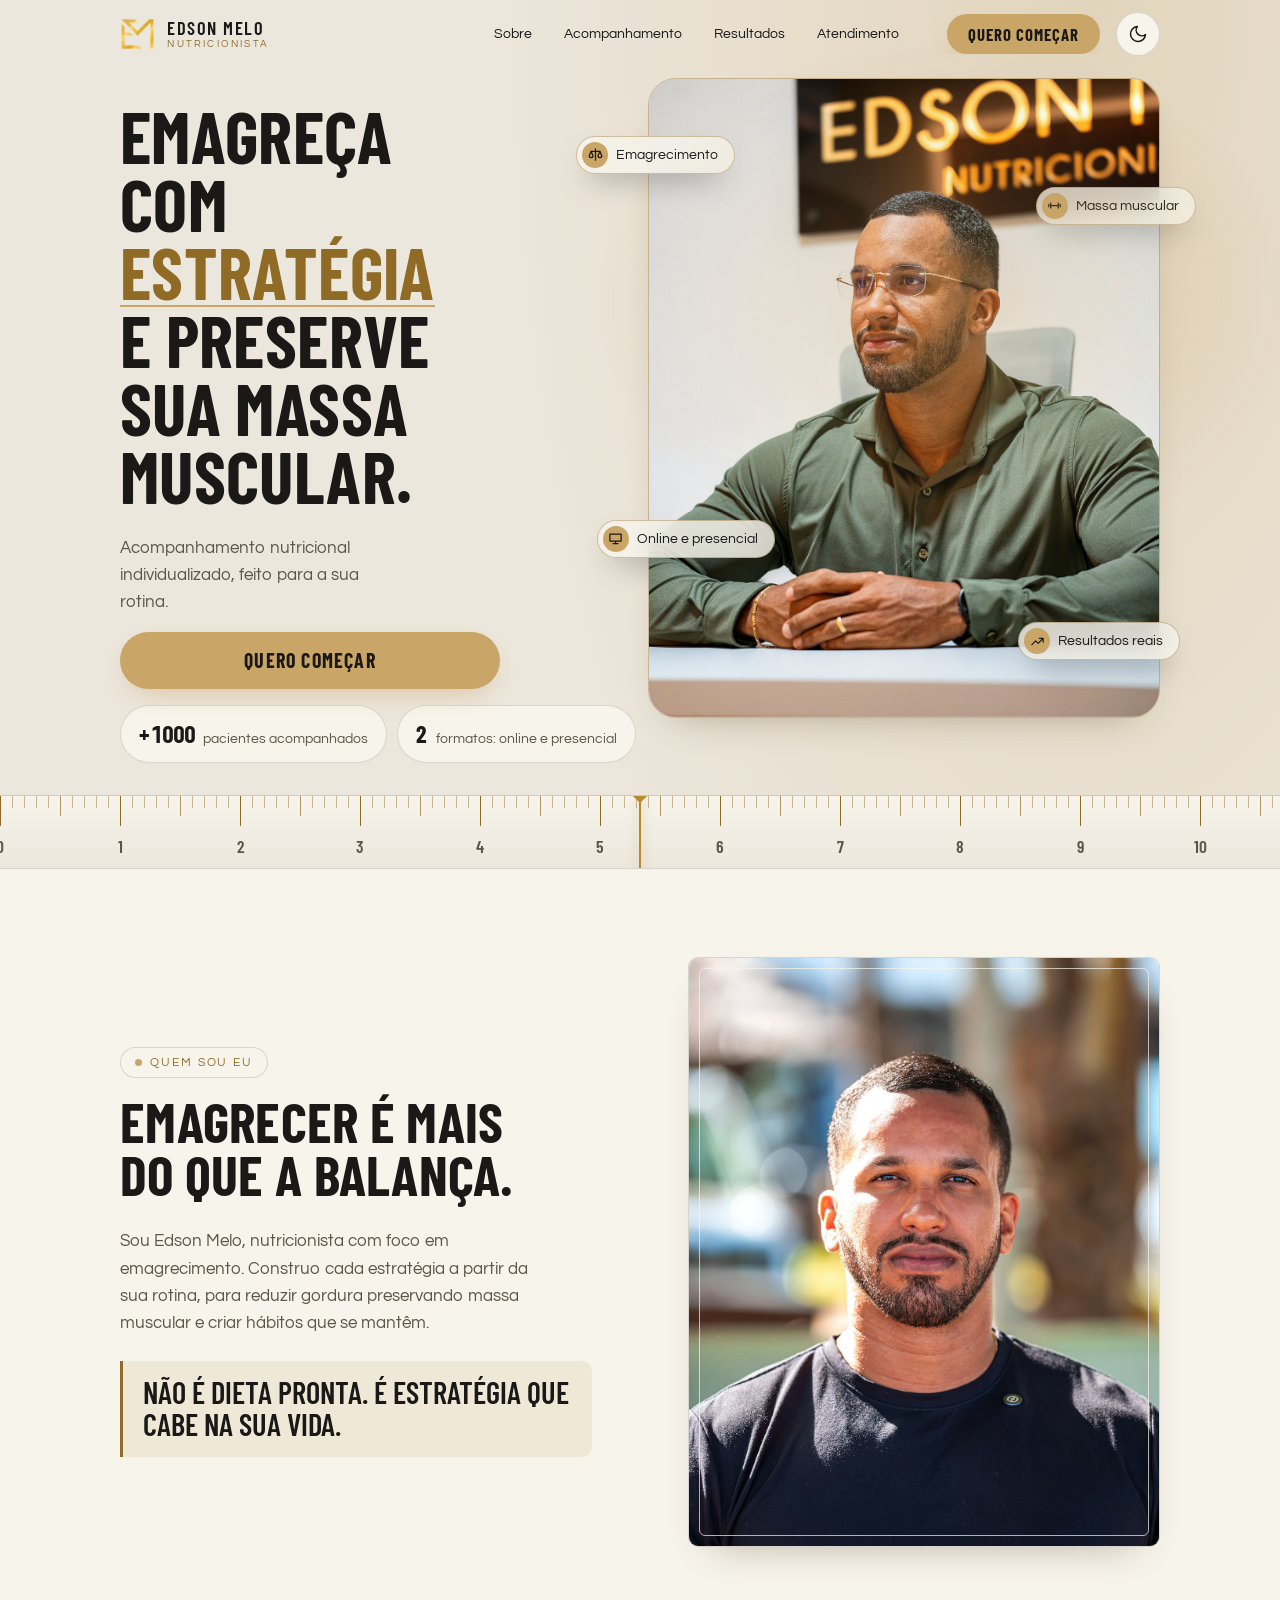
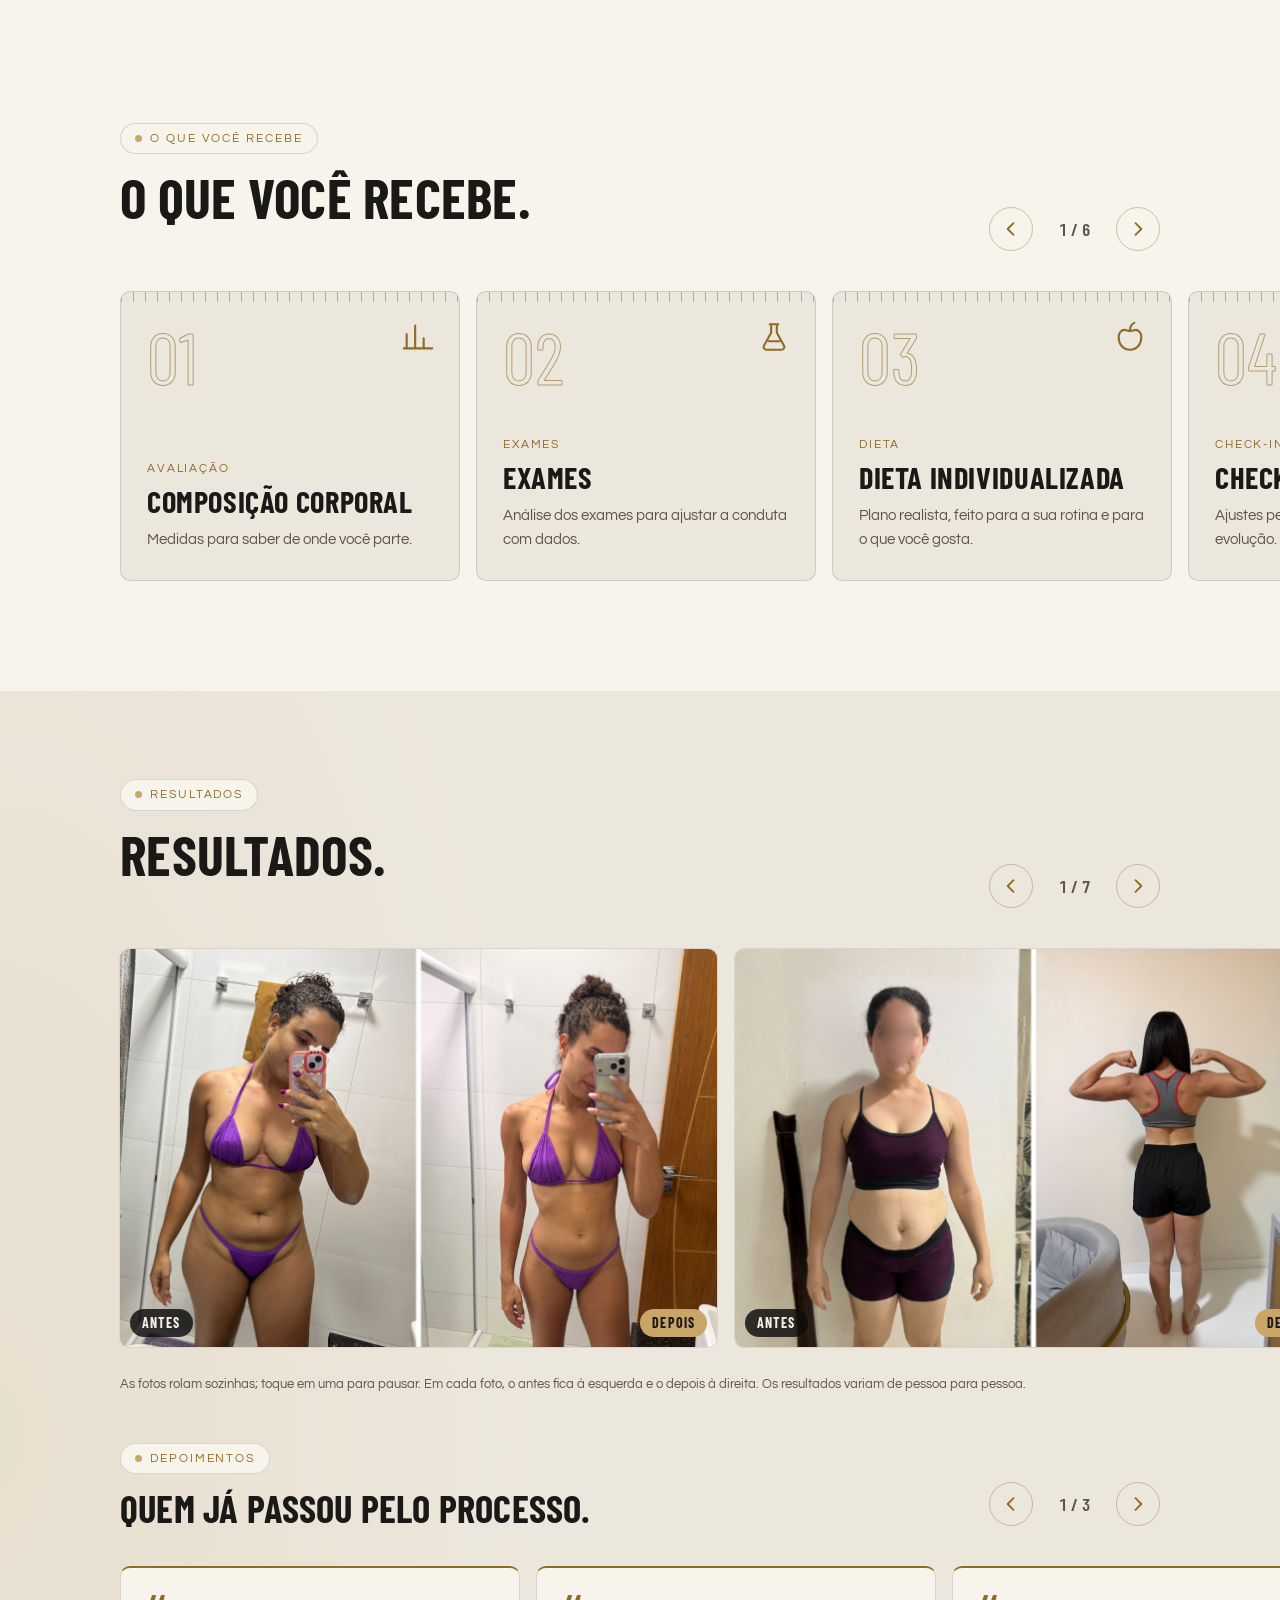
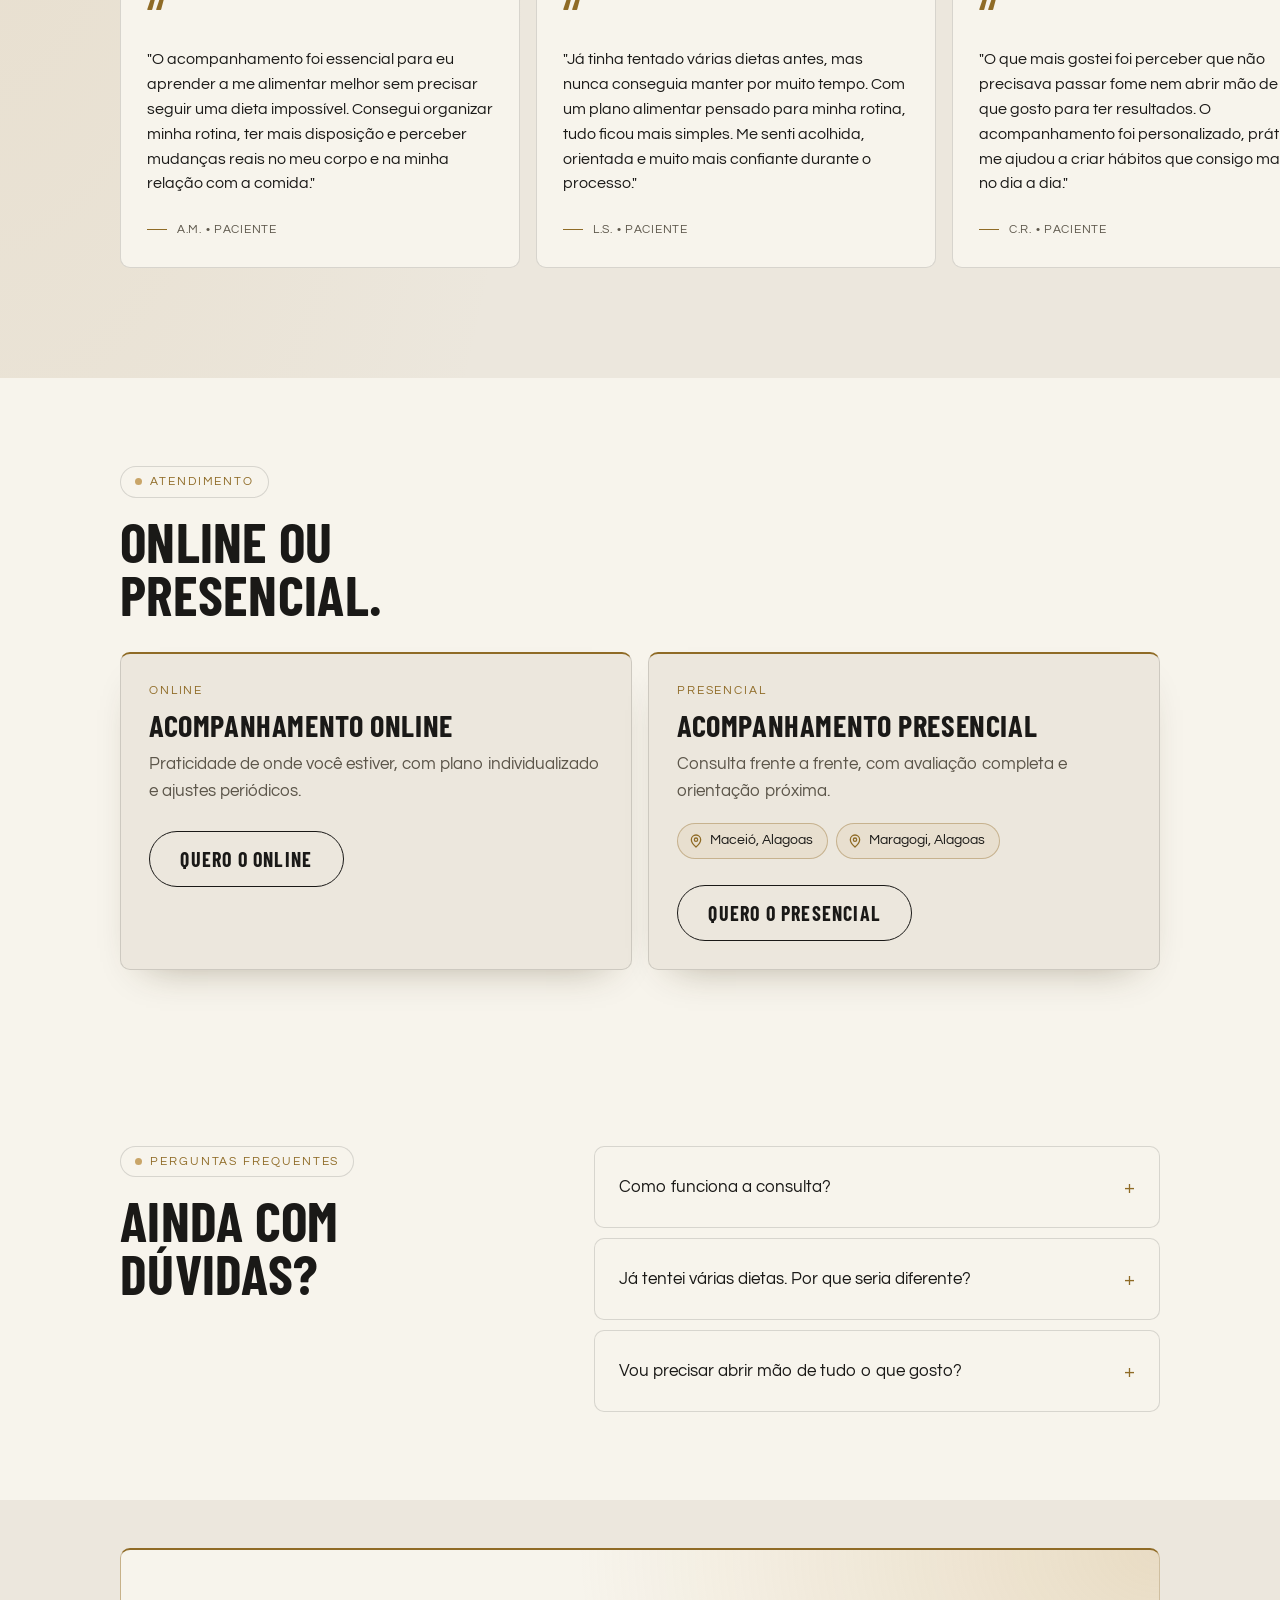
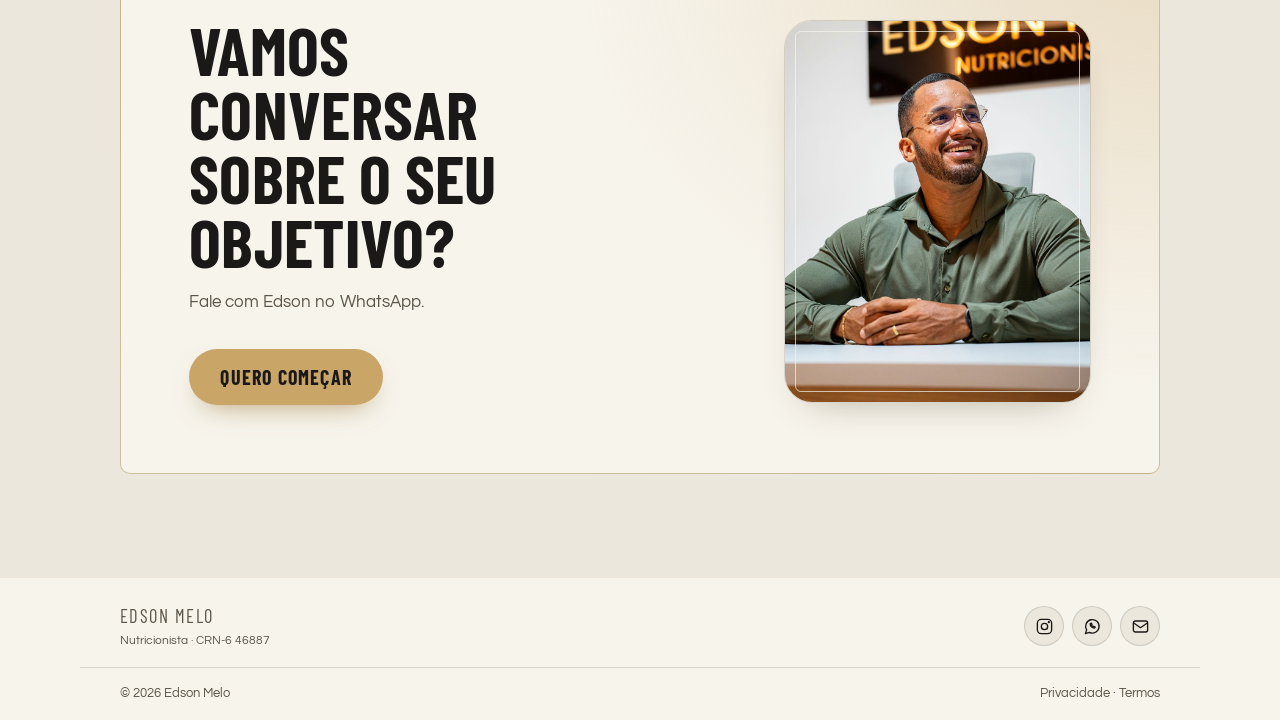
<file: index.html>
<!DOCTYPE html>
<html lang="pt-BR">
<head>
<meta charset="UTF-8">
<script>
/* Tema: usa a escolha salva; sem escolha, segue o do aparelho */
(function () {
  var t = null;
  try { t = localStorage.getItem("theme"); } catch (e) {}
  if (t !== "dark" && t !== "light") t = window.matchMedia && matchMedia("(prefers-color-scheme: dark)").matches ? "dark" : "light";
  if (t === "dark") document.documentElement.setAttribute("data-theme", "dark");
})();
</script>
<meta name="viewport" content="width=device-width, initial-scale=1.0">
<title>Edson Melo | Nutricionista — Emagrecimento com Estratégia</title>
<meta name="description" content="Nutricionista especializado em emagrecimento. Acompanhamento individualizado para perder gordura, preservar massa muscular e construir resultados sustentáveis.">
<link rel="canonical" href="https://nutriedsonmelo.com/">

<!-- Open Graph -->
<meta property="og:type" content="website">
<meta property="og:site_name" content="Edson Melo Nutricionista">
<meta property="og:title" content="Edson Melo | Nutricionista — Emagrecimento com Estratégia">
<meta property="og:description" content="Acompanhamento nutricional individualizado para perder gordura, preservar massa muscular e construir resultados que permanecem.">
<meta property="og:url" content="https://nutriedsonmelo.com/">
<meta property="og:image" content="https://nutriedsonmelo.com/assets/img/og-image.jpg">
<meta property="og:locale" content="pt_BR">

<!-- Twitter Card -->
<meta name="twitter:card" content="summary_large_image">
<meta name="twitter:title" content="Edson Melo | Nutricionista — Emagrecimento com Estratégia">
<meta name="twitter:description" content="Acompanhamento nutricional individualizado para perder gordura, preservar massa muscular e construir resultados que permanecem.">
<meta name="twitter:image" content="https://nutriedsonmelo.com/assets/img/og-image.jpg">

<!-- Favicon (monograma provisório — troque por um arquivo .ico/.svg real quando tiver a marca finalizada) -->
<link rel="icon" href="data:image/svg+xml,%3Csvg xmlns='http://www.w3.org/2000/svg' viewBox='0 0 100 100'%3E%3Crect width='100' height='100' fill='%230D0D0D'/%3E%3Ctext x='50' y='64' font-family='Georgia, serif' font-size='40' fill='%23C9A568' text-anchor='middle'%3EEM%3C/text%3E%3C/svg%3E">

<link rel="preconnect" href="https://fonts.googleapis.com">
<link rel="preconnect" href="https://fonts.gstatic.com" crossorigin>
<link href="https://fonts.googleapis.com/css2?family=Barlow+Condensed:wght@500;600;700&family=Questrial&display=swap" rel="stylesheet">
<link rel="stylesheet" href="styles.css?v=20261126">

<!-- Schema.org: profissional de saúde -->
<script type="application/ld+json">
{
  "@context": "https://schema.org",
  "@type": "MedicalBusiness",
  "name": "Edson Melo Nutricionista",
  "url": "https://nutriedsonmelo.com/",
  "image": "https://nutriedsonmelo.com/assets/img/og-image.jpg",
  "description": "Nutricionista especializado em emagrecimento, com acompanhamento individualizado para perda de gordura, preservação de massa muscular e resultados sustentáveis.",
  "telephone": "+5582982051810",
  "priceRange": "$$",
  "areaServed": [
    {"@type": "City", "name": "Maceió"},
    {"@type": "City", "name": "Maragogi"},
    {"@type": "AdministrativeArea", "name": "Alagoas"}
  ],
  "founder": {
    "@type": "Person",
    "name": "Edson Melo",
    "jobTitle": "Nutricionista"
  },
  "sameAs": [
    "https://www.instagram.com/nutriedsonmelo/"
  ]
}
</script>

<!-- Schema.org: FAQ -->
<script type="application/ld+json">
{
  "@context": "https://schema.org",
  "@type": "FAQPage",
  "mainEntity": [
    {
      "@type": "Question",
      "name": "Como funciona a consulta?",
      "acceptedAnswer": {
        "@type": "Answer",
        "text": "A primeira consulta reúne sua rotina, histórico e objetivos. A partir disso é construída uma estratégia individualizada, com plano alimentar e acompanhamento contínuo."
      }
    },
    {
      "@type": "Question",
      "name": "Já tentei várias dietas. Por que seria diferente?",
      "acceptedAnswer": {
        "@type": "Answer",
        "text": "Porque não é uma dieta pronta. O plano parte da sua rotina, do seu histórico e do que você gosta de comer, com ajustes ao longo do caminho."
      }
    },
    {
      "@type": "Question",
      "name": "Vou precisar abrir mão de tudo o que gosto?",
      "acceptedAnswer": {
        "@type": "Answer",
        "text": "A ideia é o contrário: o plano é pensado para caber na sua rotina, sem radicalismos."
      }
    }
  ]
}
</script>
</head>
<body>

<a class="skip-link" href="#conteudo">Pular para o conteúdo</a>

<!-- ===== HEADER ===== -->
<header class="site-header" id="header">
  <div class="container header-inner">
    <a href="#topo" class="brand" id="topo" aria-label="Edson Melo, nutricionista">
      <img class="brand-mark" src="assets/img/monograma-edson-melo.png" alt="" width="40" height="36">
      <span class="brand-name"><b>Edson Melo</b><span>Nutricionista</span></span>
    </a>
    <button class="menu-toggle" id="menuToggle" aria-label="Abrir menu" aria-expanded="false" aria-controls="navWrap">
      <span></span><span></span><span></span>
    </button>
    <div class="nav-wrap" id="navWrap">
      <nav class="nav" aria-label="Navegação principal">
        <a href="#sobre">Sobre</a>
        <a href="#acompanhamento">Acompanhamento</a>
        <a href="#resultados">Resultados</a>
        <a href="#formatos">Atendimento</a>
      </nav>
      <a class="btn btn-primary btn-attn nav-cta" href="https://wa.me/5582982051810?text=Gostaria%20de%20saber%20mais%20sobre%20o%20acompanhamento%20premium." target="_blank" rel="noopener">Quero começar</a>
    </div>
    <button class="theme-toggle" id="themeToggle" type="button" aria-label="Alternar entre tema claro e escuro" title="Alternar tema">
      <svg class="i-sun" viewBox="0 0 24 24" aria-hidden="true"><circle cx="12" cy="12" r="4"/><path d="M12 2v2M12 20v2M4.9 4.9l1.4 1.4M17.7 17.7l1.4 1.4M2 12h2M20 12h2M4.9 19.1l1.4-1.4M17.7 6.3l1.4-1.4"/></svg>
      <svg class="i-moon" viewBox="0 0 24 24" aria-hidden="true"><path d="M21 12.8A9 9 0 1 1 11.2 3a7 7 0 0 0 9.8 9.8z"/></svg>
    </button>
  </div>
  <i class="progress" id="progress"></i>
</header>

<main id="conteudo">

  <!-- ===== 01. HERO ===== -->
  <section class="hero hero-fullbleed">
    <div class="hero-photo">
    <picture>
      <img class="hero-bg" fetchpriority="high" decoding="async" src="assets/img/edson-melo-hero-mesa.jpg" alt="Edson Melo, nutricionista, de camisa social em seu consultório" width="1200" height="1500">
    </picture>
    <div class="fchips">
      <a class="fchip f1" href="#sobre"><span class="fchip-ico"><svg viewBox="0 0 24 24" aria-hidden="true"><path d="M12 3v18M5 7h14"/><path d="M5 7l-3 7a3 3 0 0 0 6 0L5 7zM19 7l-3 7a3 3 0 0 0 6 0l-3-7z"/></svg></span>Emagrecimento</a>
      <a class="fchip f2" href="#acompanhamento"><span class="fchip-ico"><svg viewBox="0 0 24 24" aria-hidden="true"><path d="M6 8v8M3 10v4M18 8v8M21 10v4M6 12h12"/></svg></span>Massa muscular</a>
      <a class="fchip f3" href="#formatos"><span class="fchip-ico"><svg viewBox="0 0 24 24" aria-hidden="true"><path d="M3 5h18v11H3zM8 20h8M12 16v4"/></svg></span>Online e presencial</a>
      <a class="fchip f4" href="#resultados"><span class="fchip-ico"><svg viewBox="0 0 24 24" aria-hidden="true"><path d="M3 17l6-6 4 4 8-8M15 7h6v6"/></svg></span>Resultados reais</a>
    </div>
    </div>
    <div class="hero-scrim"></div>
    <img class="hero-logo" src="assets/img/logo-edson-melo.png" alt="Edson Melo Nutricionista">
    <div class="container hero-inner">
      <div class="hero-copy reveal">
        <img class="hero-monogram" src="assets/img/monograma-edson-melo.png" alt="" width="54" height="49">
        <h1>Emagreça com <em>estratégia</em> e preserve sua massa muscular.</h1>
        <p class="hero-sub">Acompanhamento nutricional individualizado, feito para a sua rotina.</p>
        <div class="hero-ctas">
          <a class="btn btn-primary btn-attn btn-large" href="https://wa.me/5582982051810?text=Gostaria%20de%20saber%20mais%20sobre%20o%20acompanhamento%20premium." target="_blank" rel="noopener">
            Quero começar
          </a>
        </div>

        <!-- Prova social e formatos: números facilmente editáveis -->
        <ul class="facts">
          <li><b data-count="1000">+1000</b> pacientes acompanhados</li>
          <li><b>2</b> formatos: online e presencial</li>
        </ul>
      </div>
    </div>
  </section>

  <!-- ===== RÉGUA DE MEDIDAS (anda com a rolagem) ===== -->
  <div class="ruler" id="ruler" aria-hidden="true">
    <div class="ruler-track" id="rulerTrack"></div>
    <span class="ruler-needle"></span>
  </div>

  <!-- ===== 03. QUEM VAI CUIDAR DE VOCÊ ===== -->
  <section class="section section-surface" id="sobre">
    <div class="container split">
      <div class="split-copy reveal">
        <p class="eyebrow">Quem sou eu</p>
        <h2>Emagrecer é mais do que a balança.</h2>
        <p>Sou Edson Melo, nutricionista com foco em emagrecimento. Construo cada estratégia a partir da sua rotina, para reduzir gordura preservando massa muscular e criar hábitos que se mantêm.</p>
        <p class="pull">Não é dieta pronta. É estratégia que cabe na sua vida.</p>
      </div>
      <div class="split-media reveal reveal-delay-1">
        <div class="photo-frame">
          <img src="assets/img/edson-melo-sobre-labios.jpg" alt="Retrato de Edson Melo, nutricionista" width="1200" height="1500" loading="lazy" decoding="async">
        </div>
      </div>
    </div>
  </section>

  <!-- ===== O QUE VOCÊ ENCONTRA ===== -->
  <section class="section section-surface" id="acompanhamento">
    <div class="container">
      <div class="section-head reveal car-top">
        <div>
          <p class="eyebrow">O que você recebe</p>
          <h2>O que você recebe.</h2>
        </div>
        <div class="car-ctrl">
          <button type="button" id="aprev" aria-label="Anterior"><svg viewBox="0 0 24 24"><path d="M15 5l-7 7 7 7"/></svg></button>
          <span class="car-count" id="acount" aria-live="polite">1 / 1</span>
          <button type="button" id="anext" aria-label="Próximo"><svg viewBox="0 0 24 24"><path d="M9 5l7 7-7 7"/></svg></button>
        </div>
      </div>
    </div>
    <div class="track" id="atrack" tabindex="0" aria-label="Etapas do acompanhamento">
          <article class="slide">
            <svg viewBox="0 0 24 24" aria-hidden="true"><path d="M4 20V10M10 20V4M16 20v-7M22 20H2"/></svg>
            <p class="slide-kicker">Avaliação</p>
            <h3>Composição corporal</h3>
            <p>Medidas para saber de onde você parte.</p>
          </article>
          <article class="slide">
            <svg viewBox="0 0 24 24" aria-hidden="true"><path d="M9 3h6M10 3v6l-5 9a2 2 0 0 0 2 3h10a2 2 0 0 0 2-3l-5-9V3"/><path d="M8 15h8"/></svg>
            <p class="slide-kicker">Exames</p>
            <h3>Exames</h3>
            <p>Análise dos exames para ajustar a conduta com dados.</p>
          </article>
          <article class="slide">
            <svg viewBox="0 0 24 24" aria-hidden="true"><path d="M12 21c-5 0-8-4-8-9 0-3 2-5 4-5 1.5 0 2.5.7 4 .7s2.5-.7 4-.7c2 0 4 2 4 5 0 5-3 9-8 9z"/><path d="M12 7c0-2 1-4 3-5"/></svg>
            <p class="slide-kicker">Dieta</p>
            <h3>Dieta individualizada</h3>
            <p>Plano realista, feito para a sua rotina e para o que você gosta.</p>
          </article>
          <article class="slide">
            <svg viewBox="0 0 24 24" aria-hidden="true"><circle cx="12" cy="12" r="9"/><path d="M8 12.5l3 3 5-6"/></svg>
            <p class="slide-kicker">Check-ins</p>
            <h3>Check-ins</h3>
            <p>Ajustes periódicos conforme a sua evolução.</p>
          </article>
          <article class="slide">
            <svg viewBox="0 0 24 24" aria-hidden="true"><path d="M21 12a8 8 0 0 1-11.6 7.1L4 20l1-4.6A8 8 0 1 1 21 12z"/></svg>
            <p class="slide-kicker">Suporte</p>
            <h3>Suporte</h3>
            <p>Canal direto para tirar dúvidas.</p>
          </article>
          <article class="slide">
            <svg viewBox="0 0 24 24" aria-hidden="true"><path d="M6 8v8M3 10v4M18 8v8M21 10v4M6 12h12"/></svg>
            <p class="slide-kicker">Treino</p>
            <h3>Treino</h3>
            <p>Para quem treina: orientação integrada à dieta.</p>
          </article>
    </div>
    <div class="dots" id="adots" aria-hidden="true"><i></i><i></i><i></i><i></i><i></i><i></i></div>
  </section>

  <!-- ===== 06. RESULTADOS / DEPOIMENTOS ===== -->
  <section class="section" id="resultados">
    <div class="container">
      <div class="section-head reveal car-top">
        <div>
          <p class="eyebrow">Resultados</p>
          <h2>Resultados.</h2>
        </div>
        <div class="car-ctrl">
          <button type="button" id="bprev" aria-label="Anterior"><svg viewBox="0 0 24 24"><path d="M15 5l-7 7 7 7"/></svg></button>
          <span class="car-count" id="bcount" aria-live="polite">1 / 1</span>
          <button type="button" id="bnext" aria-label="Próximo"><svg viewBox="0 0 24 24"><path d="M9 5l7 7-7 7"/></svg></button>
        </div>
      </div>
    </div>
    <div class="track" id="btrack" tabindex="0" aria-label="Antes e depois de pacientes">
      <figure class="ba slide">
        <img src="assets/img/resultados/antes-depois-6.jpg" alt="Resultado de paciente: antes à esquerda e depois à direita" width="1200" height="800" loading="lazy" decoding="async" draggable="false">
      </figure>
      <figure class="ba slide">
        <img src="assets/img/resultados/antes-depois-1.jpg" alt="Resultado de paciente: antes à esquerda e depois à direita" width="1200" height="800" loading="lazy" decoding="async" draggable="false">
      </figure>
      <figure class="ba slide">
        <img src="assets/img/resultados/antes-depois-3.jpg" alt="Resultado de paciente: antes à esquerda e depois à direita" width="1200" height="800" loading="lazy" decoding="async" draggable="false">
      </figure>
      <figure class="ba slide">
        <img src="assets/img/resultados/antes-depois-5.jpg" alt="Resultado de paciente: antes à esquerda e depois à direita" width="1200" height="800" loading="lazy" decoding="async" draggable="false">
      </figure>
      <figure class="ba slide">
        <img src="assets/img/resultados/antes-depois-2.jpg" alt="Resultado de paciente: antes à esquerda e depois à direita" width="1200" height="800" loading="lazy" decoding="async" draggable="false">
      </figure>
      <figure class="ba slide">
        <img src="assets/img/resultados/antes-depois-4.jpg" alt="Resultado de paciente: antes à esquerda e depois à direita" width="1200" height="800" loading="lazy" decoding="async" draggable="false">
      </figure>
      <figure class="ba slide">
        <img src="assets/img/resultados/antes-depois-7.jpg" alt="Resultado de paciente: antes à esquerda e depois à direita" width="1200" height="800" loading="lazy" decoding="async" draggable="false">
      </figure>
    </div>
    <div class="container">
      <p class="note">As fotos rolam sozinhas; toque em uma para pausar. Em cada foto, o antes fica à esquerda e o depois à direita. Os resultados variam de pessoa para pessoa.</p>
      <div class="section-head sub-head car-top">
        <div><p class="eyebrow">Depoimentos</p><h3 class="sub-title">Quem já passou pelo processo.</h3></div>
        <div class="car-ctrl">
          <button type="button" id="rprev" aria-label="Anterior"><svg viewBox="0 0 24 24"><path d="M15 5l-7 7 7 7"/></svg></button>
          <span class="car-count" id="rcount" aria-live="polite">1 / 1</span>
          <button type="button" id="rnext" aria-label="Próximo"><svg viewBox="0 0 24 24"><path d="M9 5l7 7-7 7"/></svg></button>
        </div>
      </div>
    </div>
    <div class="track" id="rtrack" tabindex="0" aria-label="Depoimentos de pacientes">
        <blockquote class="testimonial slide">
          <p>"O acompanhamento foi essencial para eu aprender a me alimentar melhor sem precisar seguir uma dieta impossível. Consegui organizar minha rotina, ter mais disposição e perceber mudanças reais no meu corpo e na minha relação com a comida."</p>
          <cite>A.M. &bull; Paciente</cite>
        </blockquote>
        <blockquote class="testimonial slide">
          <p>"Já tinha tentado várias dietas antes, mas nunca conseguia manter por muito tempo. Com um plano alimentar pensado para minha rotina, tudo ficou mais simples. Me senti acolhida, orientada e muito mais confiante durante o processo."</p>
          <cite>L.S. &bull; Paciente</cite>
        </blockquote>
        <blockquote class="testimonial slide">
          <p>"O que mais gostei foi perceber que não precisava passar fome nem abrir mão de tudo que gosto para ter resultados. O acompanhamento foi personalizado, prático e me ajudou a criar hábitos que consigo manter no dia a dia."</p>
          <cite>C.R. &bull; Paciente</cite>
        </blockquote>
    </div>
  </section>

  <!-- ===== 06. FORMATOS ===== -->
  <section class="section section-surface" id="formatos">
    <div class="container">
      <div class="section-head reveal">
        <p class="eyebrow">Atendimento</p>
        <h2>Online ou presencial.</h2>
      </div>
      <div class="modes reveal reveal-delay-1">
        <article class="mode">
          <p class="mode-tag">Online</p>
          <h3>Acompanhamento online</h3>
          <p>Praticidade de onde você estiver, com plano individualizado e ajustes periódicos.</p>
          <a class="btn btn-secondary" href="https://wa.me/5582982051810?text=Gostaria%20de%20saber%20mais%20sobre%20o%20acompanhamento%20online." target="_blank" rel="noopener">Quero o online</a>
        </article>
        <article class="mode">
          <p class="mode-tag">Presencial</p>
          <h3>Acompanhamento presencial</h3>
          <p>Consulta frente a frente, com avaliação completa e orientação próxima.</p>
          <ul class="mode-places" aria-label="Cidades de atendimento presencial">
            <li><svg viewBox="0 0 24 24" aria-hidden="true"><path d="M12 21s-7-6.2-7-11a7 7 0 0 1 14 0c0 4.8-7 11-7 11z"/><circle cx="12" cy="10" r="2.5"/></svg>Maceió, Alagoas</li>
            <li><svg viewBox="0 0 24 24" aria-hidden="true"><path d="M12 21s-7-6.2-7-11a7 7 0 0 1 14 0c0 4.8-7 11-7 11z"/><circle cx="12" cy="10" r="2.5"/></svg>Maragogi, Alagoas</li>
          </ul>
          <a class="btn btn-secondary" href="https://wa.me/5582982051810?text=Gostaria%20de%20saber%20mais%20sobre%20o%20acompanhamento%20presencial." target="_blank" rel="noopener">Quero o presencial</a>
        </article>
      </div>
    </div>
  </section>

  <!-- ===== 08. FAQ ===== -->
  <section class="section section-surface" id="faq">
    <div class="container faq-layout">
      <div class="reveal">
        <p class="eyebrow">Perguntas frequentes</p>
        <h2>Ainda com dúvidas?</h2>
      </div>
      <div class="accordion reveal reveal-delay-1">
        <details class="accordion-item" name="faq">
          <summary>Como funciona a consulta?</summary>
          <div class="accordion-panel">
            <p>A primeira consulta reúne sua rotina, histórico e objetivos. A partir disso é construída uma estratégia individualizada, com plano alimentar e acompanhamento contínuo.</p>
          </div>
        </details>
        <details class="accordion-item" name="faq">
          <summary>Já tentei várias dietas. Por que seria diferente?</summary>
          <div class="accordion-panel">
            <p>Porque não é uma dieta pronta. O plano parte da sua rotina, do seu histórico e do que você gosta de comer, com ajustes ao longo do caminho.</p>
          </div>
        </details>
        <details class="accordion-item" name="faq">
          <summary>Vou precisar abrir mão de tudo o que gosto?</summary>
          <div class="accordion-panel">
            <p>A ideia é o contrário: o plano é pensado para caber na sua rotina, sem radicalismos.</p>
          </div>
        </details>
      </div>
    </div>
  </section>

  <!-- ===== CTA FINAL ===== -->
  <section class="final">
    <div class="container">
      <div class="final-card reveal">
        <div class="final-copy">
          <h2>Vamos conversar sobre o seu objetivo?</h2>
          <p>Fale com Edson no WhatsApp.</p>
          <a class="btn btn-primary btn-attn" href="https://wa.me/5582982051810?text=Gostaria%20de%20saber%20mais%20sobre%20o%20acompanhamento%20premium." target="_blank" rel="noopener">Quero começar</a>
        </div>
        <div class="photo-frame final-photo">
          <img src="assets/img/edson-melo-final-sorriso.jpg" alt="Edson Melo sorrindo em seu consultório, de camisa social" width="1000" height="1250" loading="lazy" decoding="async">
        </div>
      </div>
    </div>
  </section>

</main>

<!-- Botão fixo no celular (aparece depois do topo) -->
<div class="dock" id="dock">
  <a class="btn btn-primary btn-attn" href="https://wa.me/5582982051810?text=Gostaria%20de%20saber%20mais%20sobre%20o%20acompanhamento%20premium." target="_blank" rel="noopener">Quero começar</a>
</div>

<!-- ===== RODAPÉ ===== -->
<footer class="site-footer">
  <div class="container footer-compact">
    <div class="footer-brand">
      <p class="brand">Edson Melo</p>
      <p class="footer-tag">Nutricionista &middot; CRN-6 46887</p>
    </div>
    <nav class="footer-icons" aria-label="Contato e redes sociais">
      <a href="https://www.instagram.com/nutriedsonmelo/" target="_blank" rel="noopener" aria-label="Instagram" title="Instagram"><svg viewBox="0 0 24 24" aria-hidden="true"><rect x="3" y="3" width="18" height="18" rx="5"/><circle cx="12" cy="12" r="4"/><circle cx="17.5" cy="6.5" r=".6" fill="currentColor"/></svg></a>
      <a href="https://wa.me/5582982051810" target="_blank" rel="noopener" aria-label="WhatsApp" title="WhatsApp"><svg viewBox="0 0 24 24" aria-hidden="true"><path d="M3 21l1.6-4.7A8.5 8.5 0 1 1 8 19.4L3 21z"/><path d="M9 8.6c0 3 2.4 5.4 5.4 5.4l1.1-1.3-1.9-1-.8.6c-.9-.4-1.5-1.1-1.9-1.9l.6-.8-1-1.9L9 8.6z"/></svg></a>
      <a href="mailto:nutriedsonmelo@gmail.com" aria-label="E-mail" title="E-mail"><svg viewBox="0 0 24 24" aria-hidden="true"><rect x="3" y="5" width="18" height="14" rx="2.5"/><path d="M3.5 7.5L12 13.5l8.5-6"/></svg></a>
    </nav>
  </div>
  <div class="container footer-legal">
    <p>&copy; <span id="year"></span> Edson Melo</p>
    <p><a href="privacidade.html">Privacidade</a> &middot; <a href="termos.html">Termos</a></p>
  </div>
</footer>

<script src="script.js?v=20261126"></script>
</body>
</html>
</file>
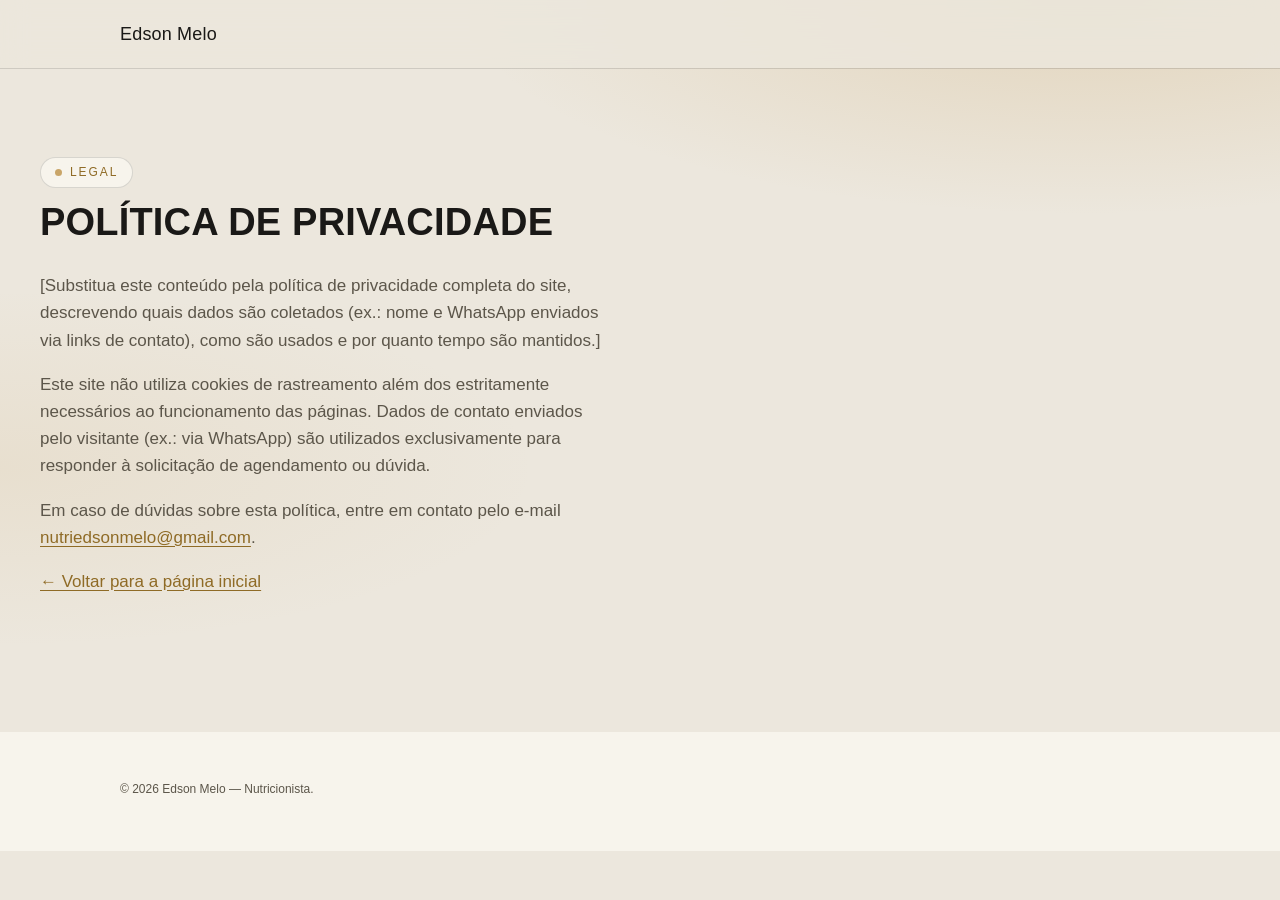
<file: privacidade.html>
<!DOCTYPE html>
<html lang="pt-BR">
<head>
<meta charset="UTF-8">
<script>
/* Tema: usa a escolha salva; sem escolha, segue o do aparelho */
(function () {
  var t = null;
  try { t = localStorage.getItem("theme"); } catch (e) {}
  if (t !== "dark" && t !== "light") t = window.matchMedia && matchMedia("(prefers-color-scheme: dark)").matches ? "dark" : "light";
  if (t === "dark") document.documentElement.setAttribute("data-theme", "dark");
})();
</script>
<meta name="viewport" content="width=device-width, initial-scale=1.0">
<title>Política de Privacidade | Edson Melo Nutricionista</title>
<meta name="description" content="Política de Privacidade do site de Edson Melo, nutricionista.">
<meta name="robots" content="noindex">
<link rel="canonical" href="https://nutriedsonmelo.com/privacidade.html">
<link rel="icon" href="data:image/svg+xml,%3Csvg xmlns='http://www.w3.org/2000/svg' viewBox='0 0 100 100'%3E%3Crect width='100' height='100' fill='%230D0D0D'/%3E%3Ctext x='50' y='64' font-family='Georgia, serif' font-size='40' fill='%23C9A568' text-anchor='middle'%3EEM%3C/text%3E%3C/svg%3E">
<link rel="preconnect" href="https://fonts.googleapis.com">
<link rel="preconnect" href="https://fonts.gstatic.com" crossorigin>
<link href="https://fonts.googleapis.com/css2?family=Fraunces:ital,opsz,wght@0,9..144,400;0,9..144,500;0,9..144,600;1,9..144,500&family=Manrope:wght@400;500;600;700&display=swap" rel="stylesheet">
<link rel="stylesheet" href="styles.css">
</head>
<body>

<header class="site-header scrolled">
  <div class="container header-inner">
    <a href="index.html" class="brand">Edson Melo</a>
  </div>
</header>

<main>
  <section class="section legal">
    <div class="container">
      <p class="eyebrow">Legal</p>
      <h1>Política de Privacidade</h1>
      <p>[Substitua este conteúdo pela política de privacidade completa do site, descrevendo quais dados são coletados (ex.: nome e WhatsApp enviados via links de contato), como são usados e por quanto tempo são mantidos.]</p>
      <p>Este site não utiliza cookies de rastreamento além dos estritamente necessários ao funcionamento das páginas. Dados de contato enviados pelo visitante (ex.: via WhatsApp) são utilizados exclusivamente para responder à solicitação de agendamento ou dúvida.</p>
      <p>Em caso de dúvidas sobre esta política, entre em contato pelo e-mail <a class="inline-link" href="mailto:nutriedsonmelo@gmail.com">nutriedsonmelo@gmail.com</a>.</p>
      <p><a class="inline-link" href="index.html">&larr; Voltar para a página inicial</a></p>
    </div>
  </section>
</main>

<footer class="site-footer">
  <div class="container footer-bottom">
    <p>&copy; <span id="year"></span> Edson Melo — Nutricionista.</p>
  </div>
</footer>

<script>document.getElementById("year").textContent = new Date().getFullYear();</script>
</body>
</html>
</file>
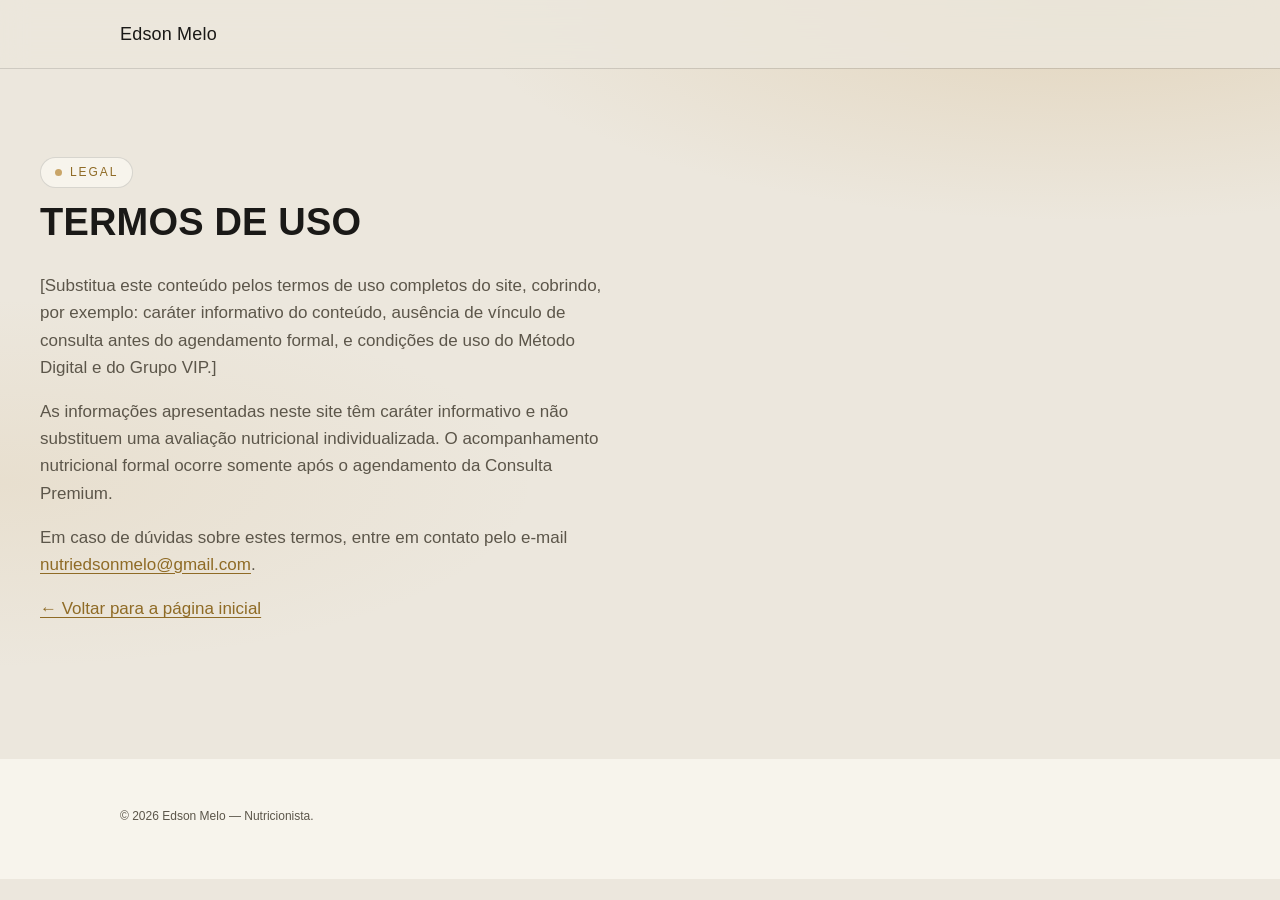
<file: termos.html>
<!DOCTYPE html>
<html lang="pt-BR">
<head>
<meta charset="UTF-8">
<script>
/* Tema: usa a escolha salva; sem escolha, segue o do aparelho */
(function () {
  var t = null;
  try { t = localStorage.getItem("theme"); } catch (e) {}
  if (t !== "dark" && t !== "light") t = window.matchMedia && matchMedia("(prefers-color-scheme: dark)").matches ? "dark" : "light";
  if (t === "dark") document.documentElement.setAttribute("data-theme", "dark");
})();
</script>
<meta name="viewport" content="width=device-width, initial-scale=1.0">
<title>Termos de Uso | Edson Melo Nutricionista</title>
<meta name="description" content="Termos de Uso do site de Edson Melo, nutricionista.">
<meta name="robots" content="noindex">
<link rel="canonical" href="https://nutriedsonmelo.com/termos.html">
<link rel="icon" href="data:image/svg+xml,%3Csvg xmlns='http://www.w3.org/2000/svg' viewBox='0 0 100 100'%3E%3Crect width='100' height='100' fill='%230D0D0D'/%3E%3Ctext x='50' y='64' font-family='Georgia, serif' font-size='40' fill='%23C9A568' text-anchor='middle'%3EEM%3C/text%3E%3C/svg%3E">
<link rel="preconnect" href="https://fonts.googleapis.com">
<link rel="preconnect" href="https://fonts.gstatic.com" crossorigin>
<link href="https://fonts.googleapis.com/css2?family=Fraunces:ital,opsz,wght@0,9..144,400;0,9..144,500;0,9..144,600;1,9..144,500&family=Manrope:wght@400;500;600;700&display=swap" rel="stylesheet">
<link rel="stylesheet" href="styles.css">
</head>
<body>

<header class="site-header scrolled">
  <div class="container header-inner">
    <a href="index.html" class="brand">Edson Melo</a>
  </div>
</header>

<main>
  <section class="section legal">
    <div class="container">
      <p class="eyebrow">Legal</p>
      <h1>Termos de Uso</h1>
      <p>[Substitua este conteúdo pelos termos de uso completos do site, cobrindo, por exemplo: caráter informativo do conteúdo, ausência de vínculo de consulta antes do agendamento formal, e condições de uso do Método Digital e do Grupo VIP.]</p>
      <p>As informações apresentadas neste site têm caráter informativo e não substituem uma avaliação nutricional individualizada. O acompanhamento nutricional formal ocorre somente após o agendamento da Consulta Premium.</p>
      <p>Em caso de dúvidas sobre estes termos, entre em contato pelo e-mail <a class="inline-link" href="mailto:nutriedsonmelo@gmail.com">nutriedsonmelo@gmail.com</a>.</p>
      <p><a class="inline-link" href="index.html">&larr; Voltar para a página inicial</a></p>
    </div>
  </section>
</main>

<footer class="site-footer">
  <div class="container footer-bottom">
    <p>&copy; <span id="year"></span> Edson Melo — Nutricionista.</p>
  </div>
</footer>

<script>document.getElementById("year").textContent = new Date().getFullYear();</script>
</body>
</html>
</file>
<file: styles.css>
/* ============================================================
   EDSON MELO — DESIGN SYSTEM
   Paleta, tipografia, espaçamento e componentes reutilizáveis.
   Reaproveite estas variáveis em qualquer página nova da marca.
   ============================================================ */
:root {
  /* Cores */
  --color-bg: #0D0D0D;
  --color-surface: #1A1A19;
  --color-text: #F3EDE2;
  --color-text-secondary: #B9B0A0;
  --color-gold: #C9A568;
  --color-gold-dim: rgba(201, 165, 104, 0.28);
  --color-hairline: rgba(243, 237, 226, 0.12);

  /* Tipografia */
  --font-heading: "Fraunces", Georgia, serif;
  --font-body: "Manrope", -apple-system, BlinkMacSystemFont, sans-serif;

  /* Layout */
  --container-max: 1120px;
  --container-pad: 24px;

  /* Espaçamento */
  --space-1: 0.5rem;
  --space-2: 1rem;
  --space-3: 1.5rem;
  --space-4: 2rem;
  --space-5: 3rem;
  --space-6: 4.5rem;
  --space-7: 6rem;

  /* Outros */
  --radius: 2px;
  --ease: cubic-bezier(.22, .61, .36, 1);
  --transition: .3s var(--ease);
}

*, *::before, *::after { box-sizing: border-box; }

html {
  scroll-behavior: smooth;
  -webkit-text-size-adjust: 100%;
}

body {
  margin: 0;
  background: var(--color-bg);
  color: var(--color-text);
  font-family: var(--font-body);
  font-size: 16px;
  line-height: 1.6;
  -webkit-font-smoothing: antialiased;
}

h1, h2, h3 {
  font-family: var(--font-heading);
  font-weight: 500;
  line-height: 1.15;
  margin: 0 0 .5em;
  letter-spacing: -0.01em;
}

p { margin: 0 0 1em; color: var(--color-text-secondary); }
a { color: inherit; text-decoration: none; }
ul, ol { margin: 0; padding: 0; list-style: none; }
button { font-family: inherit; }
img { max-width: 100%; display: block; }

.skip-link {
  position: absolute;
  left: -999px;
  top: 0;
  background: var(--color-gold);
  color: var(--color-bg);
  padding: 10px 16px;
  z-index: 100;
}
.skip-link:focus { left: 12px; top: 12px; }

:focus-visible {
  outline: 2px solid var(--color-gold);
  outline-offset: 3px;
}

.container {
  max-width: var(--container-max);
  margin: 0 auto;
  padding: 0 var(--container-pad);
}

.eyebrow {
  font-size: 12px;
  letter-spacing: .16em;
  text-transform: uppercase;
  font-weight: 600;
  color: var(--color-text-secondary);
  margin-bottom: var(--space-2);
}
.eyebrow-gold { color: var(--color-gold); }

/* ===== Botões ===== */
.btn {
  display: inline-flex;
  flex-direction: column;
  align-items: flex-start;
  gap: 4px;
  padding: 16px 24px;
  border-radius: var(--radius);
  font-family: var(--font-body);
  font-weight: 600;
  font-size: 15px;
  border: 1px solid transparent;
  cursor: pointer;
  transition: transform var(--transition), border-color var(--transition), background var(--transition);
  min-height: 48px;
  justify-content: center;
}
.btn-support {
  display: block;
  font-weight: 400;
  font-size: 12.5px;
  opacity: .8;
}
.btn-primary {
  background: var(--color-gold);
  color: var(--color-bg);
}
.btn-primary:hover { transform: translateY(-2px); }
.btn-secondary {
  background: transparent;
  color: var(--color-text);
  border-color: var(--color-hairline);
}
.btn-secondary:hover { border-color: var(--color-gold); }
.btn-ghost {
  background: transparent;
  color: var(--color-text-secondary);
  border-color: transparent;
  padding-left: 4px;
  padding-right: 4px;
}
.btn-ghost:hover { color: var(--color-gold); }
.btn-large { padding: 20px 28px; }

/* ===== Header ===== */
.site-header {
  position: sticky;
  top: 0;
  z-index: 50;
  background: transparent;
  border-bottom: 1px solid transparent;
  transition: background var(--transition), border-color var(--transition), backdrop-filter var(--transition);
}
.site-header.scrolled {
  background: rgba(13, 13, 13, 0.78);
  backdrop-filter: blur(12px);
  -webkit-backdrop-filter: blur(12px);
  border-bottom-color: var(--color-hairline);
}
.header-inner {
  display: flex;
  align-items: center;
  justify-content: space-between;
  height: 64px;
}
.brand {
  font-family: var(--font-heading);
  font-size: 18px;
  letter-spacing: .01em;
}
.menu-toggle {
  display: flex;
  flex-direction: column;
  gap: 5px;
  background: none;
  border: none;
  cursor: pointer;
  padding: 10px;
  margin: -10px;
}
.menu-toggle span {
  width: 20px;
  height: 1.5px;
  background: var(--color-text);
  display: block;
  transition: transform var(--transition), opacity var(--transition);
}
.nav-wrap {
  display: none;
  position: fixed;
  inset: 64px 0 0 0;
  background: var(--color-bg);
  padding: var(--space-4) var(--container-pad);
  flex-direction: column;
  gap: var(--space-4);
  overflow-y: auto;
}
.site-header.open .nav-wrap { display: flex; }
.site-header.open .menu-toggle span:nth-child(1) { transform: translateY(6.5px) rotate(45deg); }
.site-header.open .menu-toggle span:nth-child(2) { opacity: 0; }
.site-header.open .menu-toggle span:nth-child(3) { transform: translateY(-6.5px) rotate(-45deg); }
.nav {
  display: flex;
  flex-direction: column;
  gap: var(--space-3);
}
.nav a {
  font-size: 20px;
  font-family: var(--font-heading);
  color: var(--color-text);
}
.nav-cta { align-self: flex-start; }

/* ===== Hero ===== */
.hero { padding: var(--space-6) 0 var(--space-5); }
.hero-inner {
  display: flex;
  flex-direction: column;
  gap: var(--space-5);
}
.positioning {
  font-family: var(--font-heading);
  font-style: italic;
  color: var(--color-gold);
  font-size: 15px;
  margin-bottom: var(--space-3);
}
.hero h1 {
  font-size: clamp(30px, 8vw, 44px);
  max-width: 620px;
}
.hero-sub {
  font-size: 16px;
  max-width: 480px;
  margin-top: var(--space-3);
}
.social-proof {
  font-size: 13px;
  letter-spacing: .04em;
  text-transform: uppercase;
  color: var(--color-text-secondary);
  margin-bottom: var(--space-4);
}
.social-proof strong { color: var(--color-gold); font-family: var(--font-heading); font-style: normal; }

.hero-ctas {
  display: flex;
  flex-direction: column;
  gap: var(--space-2);
}
.hero-ctas .btn { width: 100%; text-align: left; align-items: flex-start; }

.hero-frame {
  aspect-ratio: 4 / 5;
  max-width: 420px;
  margin: 0 auto;
  overflow: hidden;
  border: 1px solid var(--color-hairline);
  border-radius: var(--radius);
}
.photo-frame {
  aspect-ratio: 4 / 5;
  overflow: hidden;
  border: 1px solid var(--color-hairline);
  border-radius: var(--radius);
}
.hero-frame img, .photo-frame img {
  width: 100%;
  height: 100%;
  object-fit: cover;
  display: block;
}

/* ===== Hero em tela cheia (rosto de um lado, texto do outro) ===== */
.hero-fullbleed {
  position: relative;
  overflow: hidden;
  padding: var(--space-7) 0 var(--space-6);
  min-height: 560px;
  display: flex;
  align-items: center;
}
.hero-fullbleed .hero-bg {
  position: absolute;
  inset: 0;
  width: 100%;
  height: 100%;
  object-fit: cover;
  object-position: 78% 42%;
  z-index: 0;
}
.hero-fullbleed .hero-scrim {
  position: absolute;
  inset: 0;
  z-index: 1;
  background: linear-gradient(180deg, rgba(13,13,13,.55) 0%, rgba(13,13,13,.88) 55%, var(--color-bg) 100%);
}
.hero-fullbleed .hero-inner {
  position: relative;
  z-index: 2;
  width: 100%;
  max-width: none;
  margin: 0;
  padding-left: clamp(24px, 6vw, 100px);
  padding-right: var(--container-pad);
}
.hero-fullbleed .hero-copy { max-width: 620px; width: 100%; }
.hero-monogram { display: none; }
.hero-logo {
  position: absolute;
  right: var(--container-pad);
  bottom: 20px;
  width: clamp(84px, 20vw, 120px);
  height: auto;
  z-index: 2;
  filter: drop-shadow(0 2px 10px rgba(0,0,0,.6));
}

/* ===== Seções genéricas ===== */
.section { padding: var(--space-6) 0; }
.section-surface { background: var(--color-surface); }
.section-highlight {
  background: var(--color-surface);
  border-top: 1px solid var(--color-gold-dim);
  border-bottom: 1px solid var(--color-gold-dim);
}
.section h2 { font-size: clamp(26px, 6vw, 34px); max-width: 34ch; }
.section-head { margin-bottom: var(--space-5); }

.split { display: flex; flex-direction: column; gap: var(--space-5); }
.split-copy p, .split-copy h2 { max-width: 46ch; }

/* ===== Diferenciais ===== */
.numbered-grid {
  display: flex;
  flex-direction: column;
  gap: var(--space-4);
}
.numbered-item {
  border-top: 1px solid var(--color-hairline);
  padding-top: var(--space-3);
}
.num {
  display: block;
  font-family: var(--font-heading);
  font-size: 15px;
  color: var(--color-gold);
  margin-bottom: var(--space-2);
}
.numbered-item h3 { font-size: 19px; margin-bottom: var(--space-1); max-width: 32ch; }
.numbered-item p { font-size: 14.5px; margin: 0; max-width: 42ch; }

/* ===== Para quem é ===== */
.check-list { display: flex; flex-direction: column; gap: var(--space-2); max-width: 60ch; }
.check-list li {
  padding-left: 1.8em;
  position: relative;
  font-size: 16px;
  color: var(--color-text);
  padding-bottom: var(--space-2);
  border-bottom: 1px solid var(--color-hairline);
}
.check-list li:last-child { border-bottom: none; }
.check-list li::before {
  content: "—";
  position: absolute;
  left: 0;
  color: var(--color-gold);
}

/* ===== Timeline (como funciona) ===== */
.timeline {
  display: flex;
  flex-direction: column;
  gap: var(--space-4);
  position: relative;
}
.timeline li {
  display: flex;
  gap: var(--space-3);
  align-items: flex-start;
}
.timeline-index {
  font-family: var(--font-heading);
  font-size: 15px;
  color: var(--color-gold);
  flex-shrink: 0;
  width: 2em;
  padding-top: 2px;
}
.timeline h3 { font-size: 17px; margin-bottom: 4px; }
.timeline p { font-size: 14.5px; margin: 0; max-width: 40ch; }

/* ===== Depoimentos ===== */
.testimonial-grid {
  display: flex;
  flex-direction: column;
  gap: var(--space-4);
}
.testimonial {
  margin: 0;
  border-top: 1px solid var(--color-hairline);
  padding-top: var(--space-3);
}
.testimonial p {
  font-family: var(--font-heading);
  font-style: italic;
  font-size: 18px;
  color: var(--color-text);
  margin-bottom: var(--space-2);
}
.testimonial.placeholder p { color: var(--color-text-secondary); }
.testimonial cite {
  font-style: normal;
  font-size: 12px;
  letter-spacing: .06em;
  text-transform: uppercase;
  color: var(--color-text-secondary);
}

/* ===== Consulta Premium ===== */
.plain-list { display: flex; flex-direction: column; gap: var(--space-1); margin-bottom: var(--space-4); }
.plain-list li {
  font-size: 15.5px;
  color: var(--color-text);
  padding-left: 1.4em;
  position: relative;
}
.plain-list li::before { content: "·"; color: var(--color-gold); position: absolute; left: 0; font-weight: 700; }

/* ===== FAQ ===== */
.faq-layout { display: flex; flex-direction: column; gap: var(--space-4); }
.accordion { border-top: 1px solid var(--color-hairline); }
.accordion-item {
  border-bottom: 1px solid var(--color-hairline);
}
.accordion-item summary {
  list-style: none;
  cursor: pointer;
  padding: var(--space-3) 0;
  font-size: 16px;
  font-weight: 600;
  color: var(--color-text);
  display: flex;
  justify-content: space-between;
  align-items: center;
  gap: var(--space-3);
}
.accordion-item summary::-webkit-details-marker { display: none; }
.accordion-item summary::after {
  content: "+";
  color: var(--color-gold);
  font-size: 20px;
  flex-shrink: 0;
  transition: transform var(--transition);
}
.accordion-item[open] summary::after { transform: rotate(45deg); }
.accordion-panel { padding-bottom: var(--space-3); }
.accordion-panel p { margin: 0; max-width: 55ch; font-size: 15px; }

/* ===== Páginas legais ===== */
.legal { max-width: 720px; }
.legal h1 { font-size: clamp(28px, 6vw, 38px); margin-bottom: var(--space-4); }
.legal p { max-width: 60ch; }
.inline-link { color: var(--color-gold); text-decoration: underline; text-underline-offset: 3px; }

/* ===== Rodapé ===== */
.site-footer {
  background: var(--color-surface);
  padding: var(--space-5) 0 0;
  margin-top: var(--space-6);
}
.footer-inner {
  display: flex;
  flex-direction: column;
  gap: var(--space-4);
  padding-bottom: var(--space-4);
  border-bottom: 1px solid var(--color-hairline);
}
.footer-brand .brand { font-size: 18px; margin-bottom: 2px; }
.footer-tag { font-size: 13px; color: var(--color-text-secondary); margin: 0; }
.footer-col { display: flex; flex-direction: column; gap: var(--space-2); }
.footer-col a { font-size: 14px; color: var(--color-text-secondary); transition: color var(--transition); }
.footer-col a:hover { color: var(--color-gold); }
.footer-bottom {
  display: flex;
  flex-direction: column;
  gap: 4px;
  padding: var(--space-3) var(--container-pad);
  font-size: 12px;
  color: var(--color-text-secondary);
}

/* ===== Microinterações ===== */
.reveal {
  opacity: 0;
  transform: translateY(20px);
  transition: opacity .7s var(--ease), transform .7s var(--ease);
}
.reveal.in-view { opacity: 1; transform: translateY(0); }
.reveal-delay-1.in-view { transition-delay: .1s; }
.reveal-delay-2.in-view { transition-delay: .2s; }

@media (prefers-reduced-motion: reduce) {
  html { scroll-behavior: auto; }
  .reveal { opacity: 1; transform: none; transition: none; }
}

/* ===== Hero — versão mais leve no mobile ===== */
@media (max-width: 639px) {
  .hero-fullbleed .hero-sub { display: none; }
  .hero-fullbleed .positioning { display: none; }
  .hero-fullbleed .hero-ctas .btn-support { display: none; }
  .hero-fullbleed .hero-ctas .btn { padding: 14px 20px; }

  /* Rosto à direita, texto na faixa escura à esquerda */
  .hero-fullbleed {
    align-items: flex-start;
    min-height: 100svh;
    padding: var(--space-3) 0 var(--space-5);
  }
  .hero-fullbleed .hero-bg {
    inset: 7vh 0 auto 0;
    height: auto;
    aspect-ratio: 1177 / 941;
    -webkit-mask-image: linear-gradient(180deg, transparent 0%, #000 14%, #000 52%, transparent 100%);
    mask-image: linear-gradient(180deg, transparent 0%, #000 14%, #000 52%, transparent 100%);
  }
  .hero-fullbleed .hero-scrim {
    background: linear-gradient(90deg, rgba(13,13,13,.88) 0%, rgba(13,13,13,.5) 42%, rgba(13,13,13,0) 72%);
  }
    .hero-fullbleed .hero-logo { display: none; }
  .hero-monogram {
    display: block;
    width: 54px;
    height: auto;
    margin: 0 auto var(--space-1);
  }
  .hero-fullbleed .eyebrow {
    text-align: center;
    margin-bottom: var(--space-6);
  }
  .hero-fullbleed h1 { max-width: 62%; }
}

/* ===== Responsivo — tablet e acima ===== */
@media (min-width: 640px) {
  .hero-ctas { flex-direction: row; flex-wrap: wrap; }
  .hero-ctas .btn { width: auto; min-width: 240px; }
  .numbered-grid { flex-direction: row; }
  .numbered-item { flex: 1; }
  .testimonial-grid { flex-direction: row; }
  .testimonial { flex: 1; }
  .footer-inner { flex-direction: row; justify-content: space-between; }
  .footer-bottom { flex-direction: row; justify-content: space-between; }
}

@media (min-width: 860px) {
  :root { --container-pad: 40px; }
  .site-header { padding: 0; }
  .menu-toggle { display: none; }
  .nav-wrap {
    position: static;
    display: flex !important;
    flex-direction: row;
    align-items: center;
    gap: var(--space-5);
    padding: 0;
    background: transparent;
    inset: auto;
  }
  .nav { flex-direction: row; gap: var(--space-4); }
  .nav a { font-size: 14px; font-family: var(--font-body); font-weight: 500; }
  .nav-cta { align-self: auto; }

  .hero-inner { flex-direction: row; align-items: center; gap: var(--space-7); }
  .hero-copy { flex: 1.1; }
  .hero-media { flex: .9; }
  .hero-ctas { flex-direction: column; align-items: flex-start; }
  .hero-ctas .btn { width: 100%; max-width: 340px; }

  .hero-fullbleed { min-height: 720px; }
  .hero-fullbleed .hero-bg { object-position: 58% 38%; }
  .hero-fullbleed .hero-scrim {
    background: linear-gradient(90deg, var(--color-bg) 0%, rgba(13,13,13,.92) 34%, rgba(13,13,13,.4) 62%, rgba(13,13,13,0) 85%);
  }
  .hero-logo { bottom: 32px; width: clamp(110px, 9vw, 150px); }

  .split { flex-direction: row; align-items: center; gap: var(--space-7); }
  .split > * { flex: 1; }
  .split-reverse { flex-direction: row-reverse; }

  .faq-layout { flex-direction: row; gap: var(--space-7); }
  .faq-layout > *:first-child { flex: .8; }
  .faq-layout > *:last-child { flex: 1.2; }

}

@media (min-width: 1120px) {
  .section { padding: var(--space-7) 0; }
}


/* ============================================================
   IDENTIDADE "RÉGUA" — o motivo é a fita métrica: marcações finas
   em dourado, números que passam com a rolagem, linhas que se
   desenham. Cantos discretos, tom de consultório premium.
   ============================================================ */
:root {
  --r: 10px;
  --shadow: 0 18px 40px -24px rgba(0, 0, 0, .85);
  --gold-bright: #E3C58D;
}
body { overflow-x: hidden; }

/* Rótulos: texto dourado com traço à frente */
.eyebrow {
  display: inline-flex;
  align-items: center;
  gap: 12px;
  color: var(--color-gold);
  font-size: 11.5px;
}
.eyebrow::before { content: ""; width: 28px; height: 1px; background: var(--color-gold); transition: width .8s var(--ease); }
.reveal:not(.in-view) .eyebrow::before { width: 0; }

/* Botões: cantos discretos e preenchimento que sobe */
.btn { border-radius: 4px; position: relative; overflow: hidden; isolation: isolate; }
.btn-primary { box-shadow: 0 10px 30px -14px rgba(201, 165, 104, .75); }
.btn-primary::before {
  content: "";
  position: absolute; inset: 0;
  background: var(--gold-bright);
  transform: translateY(101%);
  transition: transform .35s var(--ease);
  z-index: -1;
}
.btn-primary:hover::before { transform: none; }
.btn-secondary:hover, .btn-ghost:hover { border-color: var(--color-gold); }

/* Cabeçalho: barra com a marca fixa e linha de progresso */
.site-header { border-bottom: 1px solid transparent; }
.site-header.scrolled { background: rgba(13, 13, 13, .82); backdrop-filter: blur(14px); -webkit-backdrop-filter: blur(14px); border-bottom-color: var(--color-hairline); }
.header-inner { height: 68px; }
.progress {
  position: absolute; left: 0; bottom: -1px;
  height: 2px; width: 100%;
  background: linear-gradient(90deg, var(--color-gold), var(--gold-bright));
  transform: scaleX(var(--p, 0));
  transform-origin: left;
  pointer-events: none;
}
.site-header .brand { display: flex; align-items: center; gap: 12px; min-width: 0; }
.brand-mark { width: auto; height: 32px; flex: none; }
.brand-name { display: flex; flex-direction: column; line-height: 1.15; min-width: 0; }
.brand-name b { font-family: var(--font-heading); font-weight: 500; font-size: 16px; letter-spacing: .12em; text-transform: uppercase; }
.brand-name span { font-size: 10px; letter-spacing: .26em; text-transform: uppercase; color: var(--color-gold); }
.nav-cta { padding-block: 12px; min-height: 44px; }

/* Hero: sob o cabeçalho, sublinhado que se desenha */
.hero-fullbleed { margin-top: -68px; padding-top: calc(var(--space-7) + 40px); }
.hero h1 em {
  font-style: italic;
  color: var(--gold-bright);
  background: linear-gradient(var(--color-gold), var(--color-gold)) left 92% / 0 2px no-repeat;
  animation: draw 1.2s .5s var(--ease) forwards;
}
@keyframes draw { to { background-size: 100% 2px; } }
.social-proof { display: flex; align-items: baseline; gap: 8px; border-left: 2px solid var(--color-gold); padding-left: 12px; }
.hero-fullbleed .hero-bg { animation: settle 1.6s var(--ease) both; }
@keyframes settle { from { transform: scale(1.06); } to { transform: none; } }

/* Régua de medidas (anda com a rolagem) */
.ruler {
  position: relative;
  height: 74px;
  overflow: hidden;
  border-block: 1px solid var(--color-hairline);
  background: linear-gradient(180deg, var(--color-surface), var(--color-bg));
}
.ruler-track { position: absolute; top: 0; left: 0; display: flex; height: 100%; will-change: transform; }
.tick { position: relative; flex: none; width: 12px; height: 100%; }
.tick::before { content: ""; position: absolute; top: 0; left: 0; width: 1px; height: 12px; background: rgba(201, 165, 104, .4); }
.tick.mid::before { height: 20px; background: rgba(201, 165, 104, .65); }
.tick.big::before { height: 30px; background: var(--color-gold); }
.tick b {
  position: absolute; top: 36px; left: 0;
  transform: translateX(-50%);
  font-family: var(--font-heading);
  font-weight: 500;
  font-size: 13px;
  color: var(--color-text-secondary);
}
.ruler-needle {
  position: absolute; left: 50%; top: 0; bottom: 0; width: 2px;
  margin-left: -1px;
  background: var(--color-gold-bright, #E3C58D);
  box-shadow: 0 0 14px rgba(227, 197, 141, .8);
}
.ruler-needle::after {
  content: ""; position: absolute; top: 0; left: 50%;
  width: 10px; height: 10px; margin-left: -5px;
  background: #E3C58D; transform: translateY(-50%) rotate(45deg);
}

/* Seções: cartões com cantos discretos e filete dourado */
.section-surface, .section-highlight {
  margin-inline: 0;
  border-inline: 0;
  border-radius: 0;
  background: var(--color-surface);
}
.photo-frame, .hero-frame { border-radius: var(--r); box-shadow: var(--shadow); position: relative; }
.photo-frame::after {
  content: ""; position: absolute; inset: 10px;
  border: 1px solid rgba(201, 165, 104, .35);
  border-radius: 6px;
  pointer-events: none;
}
.numbered-item, .testimonial {
  background: var(--color-bg);
  border: 1px solid var(--color-hairline);
  border-top: 2px solid var(--color-gold);
  border-radius: var(--r);
  padding: var(--space-4) var(--space-3);
  transition: transform .25s var(--ease), border-color .25s var(--ease);
}
.numbered-item:hover { transform: translateY(-4px); }
.num { font-size: 28px; color: var(--color-gold); }
.timeline li {
  background: var(--color-bg);
  border: 1px solid var(--color-hairline);
  border-left: 2px solid var(--color-gold);
  border-radius: var(--r);
  padding: var(--space-3);
}
.timeline-index { font-size: 22px; }
.accordion { border-top: 0; display: flex; flex-direction: column; gap: 10px; }
.accordion-item { border: 1px solid var(--color-hairline); border-radius: var(--r); padding-inline: var(--space-3); background: var(--color-surface); }
.accordion-item[open] { border-color: var(--color-gold-dim); }

/* CTA final: cartão escuro com filete dourado */
.final { padding: var(--space-5) var(--container-pad) var(--space-6); }
.final-card {
  max-width: var(--container-max);
  margin: 0 auto;
  padding: clamp(32px, 6vw, 68px);
  border: 1px solid var(--color-gold-dim);
  border-top: 2px solid var(--color-gold);
  border-radius: var(--r);
  background: radial-gradient(80% 120% at 100% 0%, rgba(201, 165, 104, .14), transparent 70%), var(--color-surface);
  display: flex; flex-direction: column; align-items: flex-start; gap: var(--space-2);
}
.final-card h2 { font-size: clamp(30px, 6vw, 50px); max-width: 20ch; margin: 0; }
.final-card p { max-width: 46ch; margin: 0 0 var(--space-2); }

/* ===== Carrosséis ===== */
.car-top { display: flex; flex-wrap: wrap; align-items: flex-end; justify-content: space-between; gap: var(--space-3); }
.car-ctrl { display: flex; align-items: center; gap: 10px; flex: none; }
.car-ctrl button {
  width: 44px; height: 44px; border-radius: 50%;
  border: 1px solid var(--color-gold-dim); background: transparent; color: var(--color-gold);
  display: grid; place-items: center; cursor: pointer;
  transition: background .15s, color .15s;
}
.car-ctrl button:hover { background: var(--color-gold); color: var(--color-bg); }
.car-ctrl svg { width: 20px; height: 20px; fill: none; stroke: currentColor; stroke-width: 2.2; stroke-linecap: round; stroke-linejoin: round; }
.car-count { font-family: var(--font-heading); font-size: 15px; font-variant-numeric: tabular-nums; color: var(--color-text-secondary); min-width: 3.6em; text-align: center; }
.track {
  --pad: max(var(--container-pad), calc((100vw - var(--container-max)) / 2 + var(--container-pad)));
  display: flex; gap: 16px; overflow-x: auto;
  scroll-snap-type: x mandatory; scroll-padding-inline: var(--pad);
  padding: 8px var(--pad) 22px;
  cursor: grab; scrollbar-width: none;
}
.track::-webkit-scrollbar { display: none; }
.track.dragging { cursor: grabbing; scroll-snap-type: none; user-select: none; }
.slide {
  flex: 0 0 min(82%, 340px);
  scroll-snap-align: start;
  margin: 0;
  display: flex; flex-direction: column; gap: 8px;
  background: var(--color-surface);
  border: 1px solid var(--color-hairline);
  border-radius: var(--r);
  padding: 28px 26px;
  position: relative;
  transition: transform .25s var(--ease), border-color .25s var(--ease);
}
@media (hover: hover) { .slide:hover { transform: translateY(-4px); border-color: var(--color-gold-dim); } }
.section-surface .slide { background: var(--color-bg); }

/* Etapas: número grande vazado + ícone em linha */
#atrack { counter-reset: etapa; }
#atrack .slide { counter-increment: etapa; min-height: 290px; overflow: hidden; }
#atrack .slide::before {
  content: counter(etapa, decimal-leading-zero);
  font-family: var(--font-heading);
  font-size: 72px; line-height: 1;
  color: transparent;
  -webkit-text-stroke: 1px rgba(201, 165, 104, .55);
  margin-bottom: auto;
}
#atrack .slide::after {
  content: ""; position: absolute; left: 0; right: 0; top: 0; height: 10px;
  background: repeating-linear-gradient(90deg, rgba(201, 165, 104, .5) 0 1px, transparent 1px 12px);
}
#atrack .slide > svg {
  position: absolute; top: 28px; right: 24px;
  width: 34px; height: 34px;
  fill: none; stroke: var(--color-gold); stroke-width: 1.5; stroke-linecap: round; stroke-linejoin: round;
}
.slide-kicker { font-size: 11.5px; letter-spacing: .16em; text-transform: uppercase; color: var(--color-gold); margin: 0; }
.slide h3 { font-size: 24px; margin: 0 0 4px; }
#atrack .slide p:last-child { margin: 0; font-size: 15px; }

/* Depoimentos */
.testimonial.slide { flex-basis: min(86%, 400px); justify-content: space-between; border-top: 2px solid var(--color-gold); background: var(--color-surface); }
.testimonial.slide::before { content: "“"; font-family: var(--font-heading); font-size: 64px; line-height: .6; color: var(--color-gold); }
.testimonial.slide p { font-size: 17px; }
.testimonial.slide cite { display: flex; align-items: center; gap: 10px; }
.testimonial.slide cite::before { content: ""; width: 20px; height: 1px; background: var(--color-gold); }
.sub-head { margin: var(--space-5) 0 0; }
.sub-title { font-size: clamp(22px, 4vw, 28px); margin: 0; }

/* Prova social: faixa de números e antes/depois (espaços sem foto) */
.proof-strip { display: grid; grid-template-columns: repeat(auto-fit, minmax(190px, 1fr)); gap: 0; margin-bottom: var(--space-4); border-block: 1px solid var(--color-hairline); }
.proof-strip li { padding: var(--space-3) var(--space-3) var(--space-3) 0; display: flex; flex-direction: column; gap: 2px; border-left: 0; }
.proof-strip strong { font-family: var(--font-heading); font-weight: 500; font-size: clamp(30px, 5vw, 42px); line-height: 1; color: var(--color-gold-bright); }
.proof-strip span { font-size: 12.5px; letter-spacing: .12em; text-transform: uppercase; color: var(--color-text-secondary); }
@media (min-width: 640px) { .proof-strip li + li { padding-left: var(--space-3); border-left: 1px solid var(--color-hairline); } }
.ba.slide { flex-basis: min(86%, 420px); padding: 14px 14px 18px; gap: 12px; }
.ba-pair { display: grid; grid-template-columns: 1fr 1fr; gap: 8px; }
.ba-frame {
  position: relative; aspect-ratio: 3 / 4;
  border-radius: 6px; overflow: hidden;
  display: grid; place-items: center;
  background: repeating-linear-gradient(135deg, rgba(243, 237, 226, .035) 0 8px, transparent 8px 16px), var(--color-bg);
  border: 1px dashed rgba(201, 165, 104, .35);
}
.ba-frame img { position: absolute; inset: 0; width: 100%; height: 100%; object-fit: cover; }
.ba-frame .sil { width: 46%; fill: none; stroke: rgba(201, 165, 104, .4); stroke-width: 1; stroke-linecap: round; }
.ba-frame span {
  position: absolute; left: 8px; bottom: 8px;
  padding: 3px 10px; border-radius: 3px;
  background: rgba(13, 13, 13, .85);
  font-size: 11px; letter-spacing: .14em; text-transform: uppercase; color: var(--color-text);
}
.ba-after span { background: var(--color-gold); color: var(--color-bg); }
.ba figcaption { font-size: 13px; color: var(--color-text-secondary); padding-inline: 4px; }
.ba figcaption em { font-style: normal; color: var(--color-gold); }
.note { font-size: 13px; color: var(--color-text-secondary); margin-top: 4px; }

/* Revelação ao rolar */
.reveal { transform: translateY(32px); transition: opacity .8s var(--ease), transform .8s var(--ease); }

@media (prefers-reduced-motion: reduce) {
  .hero h1 em { animation: none; background-size: 100% 2px; }
  .hero-fullbleed .hero-bg { animation: none; }
  .slide, .slide:hover, .numbered-item:hover { transition: none; transform: none; }
  .eyebrow::before, .btn-primary::before { transition: none; }
}

/* ===== Luz que segue o mouse (topo) ===== */
.hero-fullbleed::after {
  content: "";
  position: absolute; inset: 0;
  z-index: 1;
  pointer-events: none;
  background: radial-gradient(38% 46% at var(--mx, 74%) var(--my, 38%), rgba(201, 165, 104, .16), transparent 72%);
}

/* ===== Chips flutuantes (desktop) — posições novas ===== */
.hero-chips { display: none; }
.chip {
  position: absolute;
  display: inline-flex; align-items: center; gap: 8px;
  padding: 8px 16px;
  border-radius: 999px;
  font-size: 13.5px;
  color: var(--color-text);
  background: rgba(13, 13, 13, .6);
  backdrop-filter: blur(14px);
  -webkit-backdrop-filter: blur(14px);
  border: 1px solid var(--color-hairline);
  box-shadow: var(--shadow);
  animation: floaty 6s ease-in-out infinite alternate;
}
.chip::before { content: ""; width: 8px; height: 8px; border-radius: 50%; background: var(--color-gold); flex: none; }
.chip.c1 { top: 17%; right: 5%; }
.chip.c2 { top: 63%; right: 38%; animation-delay: -2s; }
.chip.c3 { top: 80%; right: 14%; animation-delay: -4s; }
@keyframes floaty { from { transform: translateY(-7px); } to { transform: translateY(7px); } }
@media (min-width: 860px) {
  .hero-chips { display: block; position: absolute; inset: 0; z-index: 2; pointer-events: none; }
}
@media (prefers-reduced-motion: reduce) { .chip { animation: none; } }

/* ============================================================
   TEMA CLARO — fundo creme, texto grafite, dourado mais fundo
   para leitura. A foto vira um retrato em cartão no topo.
   ============================================================ */
:root {
  --color-bg: #ECE7DD;
  --color-surface: #F7F4EC;
  --color-text: #1A1917;
  --color-text-secondary: #5C564A;
  --color-gold: #8F6B26;
  --color-gold-dim: rgba(143, 107, 38, .38);
  --color-hairline: rgba(26, 25, 23, .14);
  --gold-bright: #8F6B26;
  --fill: #C9A568;
  --fill-hover: #DDBF86;
  --shadow: 0 18px 40px -26px rgba(60, 44, 12, .45);
  color-scheme: light;
}
body {
  background-image:
    radial-gradient(70% 36% at 85% 0%, rgba(201, 165, 104, .28), transparent 70%),
    radial-gradient(60% 30% at 0% 55%, rgba(201, 165, 104, .12), transparent 70%);
  background-repeat: no-repeat;
}
.skip-link { color: #fff; }
.btn-primary { background: var(--fill); color: #1A1917; box-shadow: 0 12px 28px -14px rgba(143, 107, 38, .7); }
.btn-primary::before { background: var(--fill-hover); }
.btn-secondary { color: var(--color-text); }
.site-header.scrolled { background: rgba(236, 231, 221, .86); }
@media (max-width: 859px) { .nav-wrap { background: var(--color-bg); } }

/* Topo claro: texto à esquerda, retrato em cartão à direita */
.hero-fullbleed { background: transparent; min-height: 0; align-items: flex-start; padding: calc(68px + var(--space-4)) 0 var(--space-5); margin-top: -68px; display: block; }
.hero-fullbleed::after { background: radial-gradient(38% 46% at var(--mx, 74%) var(--my, 38%), rgba(201, 165, 104, .32), transparent 72%); }
.hero-fullbleed .hero-scrim, .hero-logo, .hero-monogram { display: none !important; }
.hero-fullbleed picture { display: block; margin: 0 var(--container-pad) var(--space-4); position: relative; z-index: 2; }
.hero-fullbleed .hero-bg {
  position: static; inset: auto; width: 100%; height: auto;
  aspect-ratio: 4 / 3.4; object-fit: cover; object-position: 78% 35%;
  border-radius: 28px;
  box-shadow: var(--shadow);
  -webkit-mask-image: none; mask-image: none;
  border: 1px solid var(--color-gold-dim);
}
.hero-fullbleed .hero-inner { padding-left: var(--container-pad); padding-right: var(--container-pad); max-width: none; }
.hero-fullbleed .hero-copy { max-width: 620px; }
.hero-fullbleed .eyebrow { text-align: left; margin-bottom: var(--space-2); }
.hero-fullbleed h1 { max-width: 16ch; font-size: clamp(34px, 8.5vw, 56px); }
.hero-fullbleed .hero-sub, .hero-fullbleed .positioning, .hero-fullbleed .hero-ctas .btn-support { display: block !important; }
.hero-fullbleed .hero-sub { color: var(--color-text-secondary); }
.hero-ctas .btn-support { color: #1A1917; opacity: .75; }
.hero-fullbleed .hero-ctas .btn { padding: 18px 28px; width: 100%; max-width: 380px; }

/* Fatos: pacientes e formatos de atendimento */
.facts { display: flex; flex-wrap: wrap; gap: 10px; margin-top: var(--space-3); }
.facts li {
  display: inline-flex; align-items: baseline; gap: 8px;
  padding: 9px 18px;
  border: 1px solid var(--color-hairline);
  border-radius: 999px;
  background: var(--color-surface);
  font-size: 14px;
  color: var(--color-text-secondary);
}
.facts b { font-family: var(--font-heading); font-weight: 500; font-size: 22px; color: var(--color-text); }

@media (min-width: 860px) {
  .hero-fullbleed { min-height: 720px; display: flex; align-items: center; padding-top: calc(68px + var(--space-4)); padding-bottom: var(--space-4); }
  .hero-fullbleed picture { position: absolute; right: 5%; top: 50%; transform: translateY(-46%); width: min(40%, 520px); margin: 0; z-index: 0; }
  .hero-fullbleed .hero-bg { aspect-ratio: 4 / 5; object-position: 74% 30%; }
  .hero-fullbleed .hero-inner { position: relative; z-index: 2; padding-left: clamp(24px, 6vw, 100px); }
  .hero-fullbleed .hero-ctas { flex-direction: column; }
  .hero-fullbleed h1 { max-width: 17ch; font-size: clamp(40px, 4.3vw, 60px); }
  .hero-chips { display: block; }
  .chip.c1 { top: 24%; right: 36%; }
  .chip.c2 { top: 54%; right: 2%; }
  .chip.c3 { top: 78%; right: 33%; }
}
.chip { background: rgba(247, 244, 236, .78); color: var(--color-text); }
.chip::before { background: var(--color-gold); }

/* Régua em claro */
.ruler-needle { background: #B88A2E; box-shadow: 0 0 12px rgba(184, 138, 46, .6); }
.ruler-needle::after { background: #B88A2E; }
.tick::before { background: rgba(143, 107, 38, .45); }
.tick.mid::before { background: rgba(143, 107, 38, .7); }
.tick.big::before { background: var(--color-gold); }

/* Ajustes de cor nos componentes */
.photo-frame::after { border-color: rgba(247, 244, 236, .7); }
.final-card { background: radial-gradient(80% 120% at 100% 0%, rgba(201, 165, 104, .3), transparent 70%), var(--color-surface); }
#atrack .slide::before { -webkit-text-stroke: 1px rgba(143, 107, 38, .6); }
#atrack .slide::after { background: repeating-linear-gradient(90deg, rgba(143, 107, 38, .5) 0 1px, transparent 1px 12px); }
.ba-frame { background: repeating-linear-gradient(135deg, rgba(26, 25, 23, .04) 0 8px, transparent 8px 16px), var(--color-bg); border-color: rgba(143, 107, 38, .45); }
.ba-frame .sil { stroke: rgba(143, 107, 38, .5); }
.ba-frame span { background: rgba(26, 25, 23, .86); color: #F7F4EC; }
.ba-after span { background: var(--fill); color: #1A1917; }
.section-surface .slide { background: var(--color-bg); }
.testimonial.slide { background: var(--color-surface); }
.final-card .btn { background: var(--fill); color: #1A1917; box-shadow: 0 12px 28px -14px rgba(143, 107, 38, .7); }
.hero h1 em { background-image: linear-gradient(var(--fill), var(--fill)); }

/* Topo mais compacto: botão e fatos visíveis sem rolar */
@media (min-width: 860px) {
  .hero-fullbleed .positioning { display: none !important; }
  .hero-fullbleed h1 { font-size: clamp(38px, 3.8vw, 54px); max-width: 18ch; margin-bottom: .35em; }
  .hero-fullbleed .hero-sub { margin-top: var(--space-1); margin-bottom: var(--space-2); }
  .hero-fullbleed .hero-ctas .btn { padding: 14px 28px; }
  .facts { margin-top: var(--space-2); }
}

/* Celular: foto mais baixa para o botão aparecer logo */
@media (max-width: 859px) {
  .hero-fullbleed .hero-bg { aspect-ratio: 16 / 9; object-position: 80% 30%; }
  .hero-fullbleed { padding-top: calc(68px + var(--space-1)); }
}

/* ===== Jornada: texto de fechamento, citação, formatos, passos, botão fixo ===== */
.closing { margin: var(--space-4) 0 0; max-width: 40ch; font-family: var(--font-heading); font-style: italic; font-size: clamp(20px, 3.4vw, 26px); color: var(--color-text); }
.pull {
  margin: var(--space-3) 0 0;
  padding: 16px 20px;
  border-left: 3px solid var(--color-gold);
  background: rgba(201, 165, 104, .16);
  border-radius: 0 var(--r) var(--r) 0;
  font-family: var(--font-heading); font-style: italic;
  font-size: clamp(19px, 3vw, 23px); line-height: 1.3;
  color: var(--color-text);
}
.modes { display: grid; gap: 16px; grid-template-columns: repeat(auto-fit, minmax(260px, 1fr)); }
.mode {
  display: flex; flex-direction: column; align-items: flex-start; gap: 8px;
  padding: 28px;
  background: var(--color-bg);
  border: 1px solid var(--color-hairline);
  border-top: 2px solid var(--color-gold);
  border-radius: var(--r);
  box-shadow: var(--shadow);
}
.mode h3 { font-size: 24px; margin: 0; }
.mode p { margin: 0; }
.mode .btn { margin-top: var(--space-2); }
.mode-tag { font-size: 11.5px; letter-spacing: .16em; text-transform: uppercase; color: var(--color-gold); font-weight: 600; }
#formatos .note { margin-top: var(--space-3); }
@media (min-width: 860px) {
  .timeline { flex-direction: row; gap: 16px; }
  .timeline li { flex: 1; flex-direction: column; gap: 12px; }
  .timeline p { max-width: none; }
}
.dock { display: none; }
@media (max-width: 559px) {
  .dock {
    display: block; position: fixed; left: 0; right: 0; bottom: 0; z-index: 40;
    padding: 22px 16px calc(12px + env(safe-area-inset-bottom, 0px));
    background: linear-gradient(to top, var(--color-bg) 60%, transparent);
    transform: translateY(110%); transition: transform .35s var(--ease);
    pointer-events: none;
  }
  .dock.show { transform: none; }
  .dock .btn { width: 100%; pointer-events: auto; align-items: center; text-align: center; }
  body { padding-bottom: 84px; }
}

/* ============================================================
   TIPOGRAFIA CONDENSADA, BOTÕES ARREDONDADOS E EFEITO NA FOTO
   Mesma linha de fontes do site de referência (Barlow Condensed
   nos títulos, Questrial no texto), sobre a paleta clara da marca.
   ============================================================ */
:root {
  --font-heading: "Barlow Condensed", "Arial Narrow", Impact, sans-serif;
  --font-body: "Questrial", "Century Gothic", "Trebuchet MS", sans-serif;
}
body { font-size: 1.0625rem; }
h1, h2, h3 {
  text-transform: uppercase;
  font-weight: 700;
  line-height: .95;
  letter-spacing: .005em;
  text-wrap: balance;
}
.section h2 { font-size: clamp(2.2rem, 6vw, 3.5rem); max-width: 18ch; }
.section { padding-block: clamp(48px, 8vw, 88px); }
.section-head { margin-bottom: var(--space-4); }

/* Itálicos viram texto reto (a fonte condensada não tem itálico) */
.pull, .closing, .hero h1 em, .positioning { font-style: normal; }
.pull {
  font-family: var(--font-heading);
  text-transform: uppercase;
  font-weight: 600;
  font-size: clamp(1.4rem, 3.6vw, 1.9rem);
  line-height: 1.05;
}
.testimonial.slide p { font-family: var(--font-body); font-style: normal; font-size: 16px; line-height: 1.55; color: var(--color-text); }
.testimonial.slide::before { font-size: 72px; }

/* Cabeçalho e marca */
.brand-name b { font-weight: 600; font-size: 1.15rem; letter-spacing: .08em; }
.brand-name span { font-family: var(--font-body); letter-spacing: .22em; }
.nav a { font-family: var(--font-body); }
@media (max-width: 859px) { .nav a { font-family: var(--font-heading); text-transform: uppercase; font-weight: 700; font-size: 32px; } }

/* Rótulos em pílula com ponto */
.eyebrow {
  display: inline-flex; align-self: flex-start; align-items: center; gap: 8px;
  padding: 5px 14px;
  border: 1px solid var(--color-hairline);
  border-radius: 999px;
  background: var(--color-surface);
  color: var(--color-gold);
  font-size: .75rem; letter-spacing: .16em; font-weight: 400;
}
.eyebrow::before { content: ""; width: 7px; height: 7px; border-radius: 50%; background: var(--fill); }

/* Botões: pílula, fonte condensada em maiúsculas */
.btn, .btn-large, .hero-fullbleed .hero-ctas .btn {
  border-radius: 999px;
  font-family: var(--font-heading);
  font-weight: 700;
  font-size: 1.25rem;
  letter-spacing: .06em;
  text-transform: uppercase;
  min-height: 52px;
  padding: .7rem 1.9rem;
  align-items: center; text-align: center;
}
.btn-secondary { border-width: 1.5px; border-color: var(--color-text); }
.btn-secondary:hover { background: var(--color-text); color: var(--color-bg); border-color: var(--color-text); }

/* Topo */
.hero-fullbleed h1 { font-size: clamp(2.9rem, 11vw, 4.4rem); max-width: none; line-height: .95; }
.hero-fullbleed .hero-sub { font-size: 1.0625rem; max-width: 32ch; }
.hero h1 em { color: var(--color-gold); }
.facts b { font-family: var(--font-heading); font-weight: 700; font-size: 1.5rem; letter-spacing: .02em; }
@media (min-width: 860px) {
  .hero-fullbleed h1 { font-size: clamp(3.4rem, 5.6vw, 5.4rem); max-width: 11ch; }
}

/* Cartões e blocos */
.slide h3, .mode h3, .timeline h3 { font-size: 1.9rem; line-height: 1; letter-spacing: .02em; }
.slide-kicker, .mode-tag { font-family: var(--font-body); font-weight: 400; }
.mode { gap: 10px; }
.sub-title { font-size: clamp(1.8rem, 4.5vw, 2.4rem); }
.final-card h2 { font-size: clamp(2.4rem, 7vw, 4.2rem); max-width: 14ch; }
.accordion-item summary { font-family: var(--font-body); font-weight: 400; font-size: 1.05rem; }
.car-count, .tick b { font-family: var(--font-heading); font-weight: 600; font-size: 1.1rem; }
.num { font-size: 1.6rem; }

/* ===== Efeito ao tocar/passar o mouse na foto ===== */
.hero-fullbleed picture {
  border-radius: 28px; overflow: hidden;
  box-shadow: var(--shadow);
  border: 1px solid var(--color-gold-dim);
}
.hero-fullbleed .hero-bg { border: 0; border-radius: 0; box-shadow: none; }
@media (min-width: 860px) {
  .hero-fullbleed picture { top: 0; bottom: 0; margin-block: auto; height: fit-content; transform: none; }
}
.tilt {
  position: relative;
  transform: perspective(900px) rotateX(var(--rx, 0deg)) rotateY(var(--ry, 0deg)) scale(var(--s, 1));
  transition: transform .5s var(--ease), box-shadow .5s var(--ease);
  will-change: transform;
}
.tilt::before {
  content: ""; position: absolute; inset: 0; z-index: 3; pointer-events: none;
  background: radial-gradient(circle at var(--sx, 50%) var(--sy, 50%), rgba(255, 232, 180, .5), transparent 55%);
  opacity: 0; transition: opacity .4s;
}
.tilt.active { --s: 1.03; box-shadow: 0 32px 60px -26px rgba(143, 107, 38, .65); }
.tilt.active::before { opacity: 1; }
.tilt img { transition: filter .5s; }
.tilt.active img { filter: saturate(1.12) contrast(1.04); }
@media (prefers-reduced-motion: reduce) {
  .tilt, .tilt.active { transform: none; transition: none; }
}

/* ============================================================
   TEMA ESCURO (ativado por <html data-theme="dark">)
   Mesma estrutura, tipografia e efeitos; só trocam as cores.
   ============================================================ */
:root[data-theme="dark"] {
  --color-bg: #0D0D0D;
  --color-surface: #1A1A19;
  --color-text: #F3EDE2;
  --color-text-secondary: #B9B0A0;
  --color-gold: #C9A568;
  --color-gold-dim: rgba(201, 165, 104, .32);
  --color-hairline: rgba(243, 237, 226, .13);
  --gold-bright: #E3C58D;
  --fill: #C9A568;
  --fill-hover: #E3C58D;
  --shadow: 0 18px 40px -24px rgba(0, 0, 0, .9);
  color-scheme: dark;
}
[data-theme="dark"] body {
  background-image:
    radial-gradient(70% 36% at 85% 0%, rgba(201, 165, 104, .16), transparent 70%),
    radial-gradient(60% 30% at 0% 55%, rgba(201, 165, 104, .07), transparent 70%);
}
[data-theme="dark"] .site-header.scrolled { background: rgba(13, 13, 13, .82); }
[data-theme="dark"] .hero-fullbleed::after { background: radial-gradient(38% 46% at var(--mx, 74%) var(--my, 38%), rgba(201, 165, 104, .16), transparent 72%); }
[data-theme="dark"] .hero h1 em { color: var(--gold-bright); }
[data-theme="dark"] .chip { background: rgba(13, 13, 13, .62); }
[data-theme="dark"] .facts li { background: rgba(26, 25, 23, .75); }
[data-theme="dark"] .ruler-needle { background: #E3C58D; box-shadow: 0 0 14px rgba(227, 197, 141, .8); }
[data-theme="dark"] .ruler-needle::after { background: #E3C58D; }
[data-theme="dark"] .tick::before { background: rgba(201, 165, 104, .4); }
[data-theme="dark"] .tick.mid::before { background: rgba(201, 165, 104, .65); }
[data-theme="dark"] .photo-frame::after { border-color: rgba(201, 165, 104, .35); }
[data-theme="dark"] .pull { background: rgba(201, 165, 104, .1); }
[data-theme="dark"] .final-card { background: radial-gradient(80% 120% at 100% 0%, rgba(201, 165, 104, .16), transparent 70%), var(--color-surface); }
[data-theme="dark"] #atrack .slide::before { -webkit-text-stroke-color: rgba(201, 165, 104, .55); }
[data-theme="dark"] #atrack .slide::after { background: repeating-linear-gradient(90deg, rgba(201, 165, 104, .5) 0 1px, transparent 1px 12px); }
[data-theme="dark"] .ba-frame { background: repeating-linear-gradient(135deg, rgba(243, 237, 226, .035) 0 8px, transparent 8px 16px), var(--color-bg); border-color: rgba(201, 165, 104, .38); }
[data-theme="dark"] .ba-frame .sil { stroke: rgba(201, 165, 104, .45); }
[data-theme="dark"] .ba-frame span { background: rgba(13, 13, 13, .85); color: var(--color-text); }
[data-theme="dark"] .tilt::before { background: radial-gradient(circle at var(--sx, 50%) var(--sy, 50%), rgba(227, 197, 141, .35), transparent 55%); }
[data-theme="dark"] .tilt.active { box-shadow: 0 32px 60px -26px rgba(201, 165, 104, .5); }
[data-theme="dark"] .btn-secondary:hover { background: var(--color-text); color: var(--color-bg); }

/* ===== Botão de tema (claro/escuro) ===== */
.theme-toggle {
  order: 3; flex: none;
  width: 44px; height: 44px;
  margin-left: 16px;
  display: grid; place-items: center;
  border-radius: 50%;
  border: 1px solid var(--color-hairline);
  background: var(--color-surface);
  color: var(--color-text);
  cursor: pointer;
  transition: background .2s, color .2s, border-color .2s, transform .2s;
}
.theme-toggle:hover { border-color: var(--color-gold); color: var(--color-gold); transform: rotate(18deg); }
.theme-toggle svg { width: 20px; height: 20px; fill: none; stroke: currentColor; stroke-width: 1.8; stroke-linecap: round; stroke-linejoin: round; }
.theme-toggle .i-sun { display: none; }
[data-theme="dark"] .theme-toggle .i-sun { display: block; }
[data-theme="dark"] .theme-toggle .i-moon { display: none; }
.header-inner .brand { order: 1; }
.header-inner .nav-wrap { order: 2; margin-left: auto; }
.header-inner .menu-toggle { order: 4; margin-left: 12px; }
@media (max-width: 859px) { .theme-toggle { margin-left: auto; } }
html.theme-fade, html.theme-fade *, html.theme-fade *::before, html.theme-fade *::after {
  transition: background-color .35s, color .35s, border-color .35s, fill .35s, stroke .35s !important;
}

/* ===== Antes e depois: uma imagem por paciente (antes à esquerda, depois à direita) ===== */
.ba.slide {
  flex: 0 0 auto;
  height: clamp(220px, 58vw, 400px);
  padding: 0;
  overflow: hidden;
  background: var(--color-surface);
}
.ba.slide img { display: block; height: 100%; width: auto; max-width: none; user-select: none; -webkit-user-drag: none; }
.ba.slide::before, .ba.slide::after {
  position: absolute; bottom: 10px;
  padding: 3px 12px; border-radius: 999px;
  font-family: var(--font-heading); font-weight: 700; font-size: 14px; letter-spacing: .08em; text-transform: uppercase;
  pointer-events: none;
}
.ba.slide::before { content: "Antes"; left: 10px; background: rgba(13, 13, 13, .82); color: #F3EDE2; }
.ba.slide::after { content: "Depois"; right: 10px; background: var(--fill); color: #1A1917; }
@media (hover: hover) { .ba.slide:hover { transform: none; } }

/* ============================================================
   BOTÃO "QUERO COMEÇAR": brilho dourado como o da referência
   (sombra de luz + reflexo que passa e leve subida ao passar o mouse),
   com o brilho "respirando" bem de leve.
   ============================================================ */
.btn-primary { box-shadow: 0 10px 28px -10px rgba(201, 165, 104, .65); }
.btn-primary:hover { transform: translateY(-2px); filter: brightness(1.08); }
.btn-attn { animation: glowBreath 2.6s ease-in-out infinite alternate; }
@keyframes glowBreath {
  from { box-shadow: 0 10px 26px -12px rgba(201, 165, 104, .45); }
  to   { box-shadow: 0 12px 34px -8px rgba(201, 165, 104, .95), 0 0 0 4px rgba(201, 165, 104, .12); }
}
.btn-attn:hover { animation-play-state: paused; }
@media (prefers-reduced-motion: reduce) { .btn-attn { animation: none; } }

/* ============================================================
   CONTADOR DE PACIENTES: dígitos que giram + brilho dourado no fim
   ============================================================ */
.odo { display: inline-flex; align-items: baseline; font-variant-numeric: tabular-nums; }
.odo-plus { margin-right: .04em; }
.odo-d { display: inline-block; height: 1.1em; line-height: 1.1em; overflow: hidden; width: 1ch; text-align: center; vertical-align: bottom; }
.odo-col { display: block; transform: translateY(0); transition-property: transform; transition-timing-function: cubic-bezier(.15, .8, .2, 1); will-change: transform; }
.odo-col i { display: block; height: 1.1em; line-height: 1.1em; font-style: normal; }
.odo-col.go { transform: translateY(calc(var(--end) * -1.1em)); }
.odo.done { animation: odoGlow 1.1s ease-out 1; }
@keyframes odoGlow {
  0%   { text-shadow: 0 0 0 rgba(201, 165, 104, 0); }
  35%  { text-shadow: 0 0 18px rgba(201, 165, 104, .95); color: var(--color-gold); }
  100% { text-shadow: 0 0 0 rgba(201, 165, 104, 0); }
}
.facts li.celebrate { animation: pillPop .7s ease-out 1; }
@keyframes pillPop {
  0%   { box-shadow: 0 0 0 0 rgba(201, 165, 104, .6); }
  100% { box-shadow: 0 0 0 14px rgba(201, 165, 104, 0); }
}
@media (prefers-reduced-motion: reduce) {
  .odo.done, .facts li.celebrate { animation: none; }
}

/* ===== Foto vertical no topo (4:5) e no convite final ===== */
.hero-fullbleed .hero-bg { aspect-ratio: 4 / 5; object-position: 50% 30%; }
@media (max-width: 859px) {
  .hero-fullbleed .hero-bg { aspect-ratio: 1 / 1; object-position: 50% 28%; }
}
@media (min-width: 860px) {
  .hero-fullbleed .hero-bg { aspect-ratio: 4 / 5; object-position: 50% 30%; }
}
.final-card { flex-direction: column; }
.final-copy { display: flex; flex-direction: column; align-items: flex-start; gap: var(--space-2); min-width: 0; }
.final-photo { display: none; }
@media (min-width: 860px) {
  .final-card { flex-direction: row; align-items: center; justify-content: space-between; gap: var(--space-5); }
  .final-photo { display: block; flex: 0 0 min(34%, 340px); aspect-ratio: 4 / 5; border-radius: 28px; }
  .final-photo img { width: 100%; height: 100%; object-fit: cover; }
}

/* ============================================================
   RÉGUA LIGADA DIRETO À ROLAGEM (sem atraso) + RODAPÉ CURTO + CONTORNO NO ESCURO
   ============================================================ */
@supports (animation-timeline: scroll()) {
  .scroll-timeline .ruler-track {
    animation: rulerMove linear both;
    animation-timeline: scroll(root block);
    will-change: transform;
  }
  .scroll-timeline .progress {
    transform: scaleX(0);
    animation: progGrow linear both;
    animation-timeline: scroll(root block);
  }
}
@keyframes rulerMove { from { transform: translate3d(0, 0, 0); } to { transform: translate3d(var(--ruler-shift, -2800px), 0, 0); } }
@keyframes progGrow { from { transform: scaleX(0); } to { transform: scaleX(1); } }

/* Rodapé compacto: marca + ícones numa linha, links legais embaixo */
.site-footer { padding: var(--space-3) 0 var(--space-2); margin-top: var(--space-4); }
.footer-compact { display: flex; align-items: center; justify-content: space-between; gap: var(--space-2); }
.footer-brand .brand { font-size: 1.15rem; margin: 0; letter-spacing: .08em; text-transform: uppercase; }
.footer-tag { font-size: 12px; margin: 0; }
.footer-icons { display: flex; gap: 8px; flex: none; }
.footer-icons a {
  width: 40px; height: 40px; border-radius: 50%;
  display: grid; place-items: center;
  border: 1px solid var(--color-hairline);
  background: var(--color-bg);
  color: var(--color-text);
  transition: background .2s, color .2s, border-color .2s, transform .2s;
}
.footer-icons a:hover { background: var(--fill); border-color: var(--fill); color: #1A1917; transform: translateY(-2px); }
.footer-icons svg { width: 19px; height: 19px; fill: none; stroke: currentColor; stroke-width: 1.7; stroke-linecap: round; stroke-linejoin: round; }
.footer-legal {
  display: flex; flex-wrap: wrap; align-items: center; justify-content: space-between; gap: 4px var(--space-3);
  margin-top: var(--space-2); padding-top: var(--space-2);
  border-top: 1px solid var(--color-hairline);
  font-size: 12.5px; color: var(--color-text-secondary);
}
.footer-legal p { margin: 0; color: inherit; }
.footer-legal a:hover { color: var(--color-gold); }
@media (max-width: 559px) { body { padding-bottom: 76px; } }

/* Tema escuro: quadrados de "O que você recebe" e dos atendimentos com contorno dourado */
[data-theme="dark"] #acompanhamento .slide,
[data-theme="dark"] .mode {
  background: #232321;
  border: 1px solid rgba(201, 165, 104, .55);
  box-shadow: 0 0 0 1px rgba(201, 165, 104, .08), 0 18px 40px -24px rgba(0, 0, 0, .9);
}
[data-theme="dark"] #acompanhamento .slide:hover { border-color: var(--color-gold); }

/* ============================================================
   4 BOTÕES FLUTUANTES NA FOTO (desktop e celular)
   Botões de vidro com ícone dourado que levam às seções do site;
   cada um flutua num trajeto diferente (de lado e para cima).
   ============================================================ */
.hero-photo { position: relative; z-index: 2; margin: 0 var(--container-pad) var(--space-4); }
.hero-fullbleed .hero-photo picture { margin: 0; position: relative; z-index: 1; width: 100%; }
@media (min-width: 860px) {
  .hero-photo { position: absolute; right: 5%; top: 0; bottom: 0; margin: auto 0; height: fit-content; width: min(40%, 520px); z-index: 1; }
  .hero-fullbleed .hero-photo picture { position: relative; inset: auto; top: auto; bottom: auto; right: auto; height: auto; width: 100%; transform: none; }
}
.fchips { position: absolute; inset: 0; z-index: 3; pointer-events: none; }
.fchip {
  position: absolute;
  display: inline-flex; align-items: center; gap: 8px;
  padding: 5px 14px 5px 5px;
  border-radius: 999px;
  font-size: 12.5px; line-height: 1.2; white-space: nowrap;
  color: var(--color-text);
  background: rgba(247, 244, 236, .82);
  border: 1px solid var(--color-gold-dim);
  box-shadow: 0 14px 30px -14px rgba(0, 0, 0, .55);
  backdrop-filter: blur(12px); -webkit-backdrop-filter: blur(12px);
  pointer-events: auto;
  animation: fdrift var(--d, 7s) ease-in-out var(--delay, 0s) infinite alternate;
  transition: border-color .2s, background .2s, box-shadow .2s;
}
[data-theme="dark"] .fchip { background: rgba(13, 13, 13, .66); }
.fchip:hover, .fchip:focus-visible { border-color: var(--fill); animation-play-state: paused; box-shadow: 0 0 0 4px rgba(201, 165, 104, .22), 0 14px 30px -14px rgba(0, 0, 0, .55); }
.fchip-ico {
  width: 26px; height: 26px; flex: none;
  display: grid; place-items: center;
  border-radius: 50%;
  background: var(--fill); color: #1A1917;
}
.fchip-ico svg { width: 15px; height: 15px; fill: none; stroke: currentColor; stroke-width: 2; stroke-linecap: round; stroke-linejoin: round; }
.fchip.f1 { top: 9%;    left: 8px;  --dx: 7px;  --dy: -9px;  --d: 6.5s; }
.fchip.f2 { top: 17%;   right: 8px; --dx: -8px; --dy: 8px;   --d: 7.5s; --delay: -2s; }
.fchip.f3 { bottom: 25%; left: 8px; --dx: 9px;  --dy: 7px;   --d: 8s;   --delay: -4s; }
.fchip.f4 { bottom: 9%; right: 8px; --dx: -7px; --dy: -8px;  --d: 6s;   --delay: -1s; }
@keyframes fdrift {
  from { transform: translate(0, 0) rotate(-.7deg); }
  to   { transform: translate(var(--dx), var(--dy)) rotate(.7deg); }
}
@media (min-width: 860px) {
  .fchip { font-size: 13.5px; padding-right: 16px; }
  .fchip.f1 { left: -14%; }
  .fchip.f2 { right: -7%; }
  .fchip.f3 { left: -10%; }
  .fchip.f4 { right: -4%; }
}
@media (prefers-reduced-motion: reduce) { .fchip { animation: none; } }

/* ============================================================
   CORREÇÃO DO MENU NO CELULAR: o desfoque do cabeçalho fica numa camada atrás,
   porque backdrop-filter no próprio cabeçalho "prende" o menu aberto (position: fixed)
   dentro de uma caixa de 68px de altura quando a página já foi rolada.
   ============================================================ */
.site-header.scrolled,
[data-theme="dark"] .site-header.scrolled {
  background: transparent;
  backdrop-filter: none;
  -webkit-backdrop-filter: none;
}
.site-header::before {
  content: "";
  position: absolute; inset: 0; z-index: -1;
  background: rgba(236, 231, 221, .86);
  backdrop-filter: blur(14px); -webkit-backdrop-filter: blur(14px);
  opacity: 0; transition: opacity .3s;
  pointer-events: none;
}
[data-theme="dark"] .site-header::before { background: rgba(13, 13, 13, .82); }
.site-header.scrolled::before { opacity: 1; }
.site-header.open::before { opacity: 1; }

/* ===== Ajustes: botão do cabeçalho menor e letras do menu do celular menores ===== */
.site-header .nav-cta,
.site-header .btn.nav-cta {
  min-height: 40px;
  padding: .35rem 1.25rem;
  font-size: 1.05rem;
  letter-spacing: .06em;
}
@media (max-width: 859px) {
  .nav { gap: var(--space-2); }
  .nav a { font-size: 24px; line-height: 1.1; padding-block: 6px; }
  .nav-wrap { gap: var(--space-3); padding-top: var(--space-3); }
  .site-header .nav-cta, .site-header .btn.nav-cta { min-height: 46px; padding: .5rem 1.5rem; font-size: 1.15rem; }
}

/* ===== Cidades do atendimento presencial ===== */
.mode-places { display: flex; flex-wrap: wrap; gap: 8px; margin: var(--space-1) 0 0; }
.mode-places li {
  display: inline-flex; align-items: center; gap: 6px;
  padding: 6px 14px 6px 10px;
  border: 1px solid var(--color-gold-dim);
  border-radius: 999px;
  background: rgba(201, 165, 104, .12);
  font-size: 13.5px; color: var(--color-text);
}
.mode-places svg { width: 16px; height: 16px; flex: none; fill: none; stroke: var(--color-gold); stroke-width: 1.9; stroke-linecap: round; stroke-linejoin: round; }

/* ===== Topo no desktop: texto alinhado com a marca do cabeçalho e foto alinhada à borda do conteúdo ===== */
@media (min-width: 860px) {
  .hero-fullbleed .hero-inner {
    max-width: var(--container-max);
    margin-inline: auto;
    padding-inline: var(--container-pad);
  }
  .hero-photo {
    right: max(var(--container-pad), calc((100vw - var(--container-max)) / 2 + var(--container-pad)));
  }
}

/* Faixa interna da esteira de antes e depois (desliza por transform, suave no celular) */
.track-inner { display: flex; gap: 16px; width: max-content; will-change: transform; }
</file>
